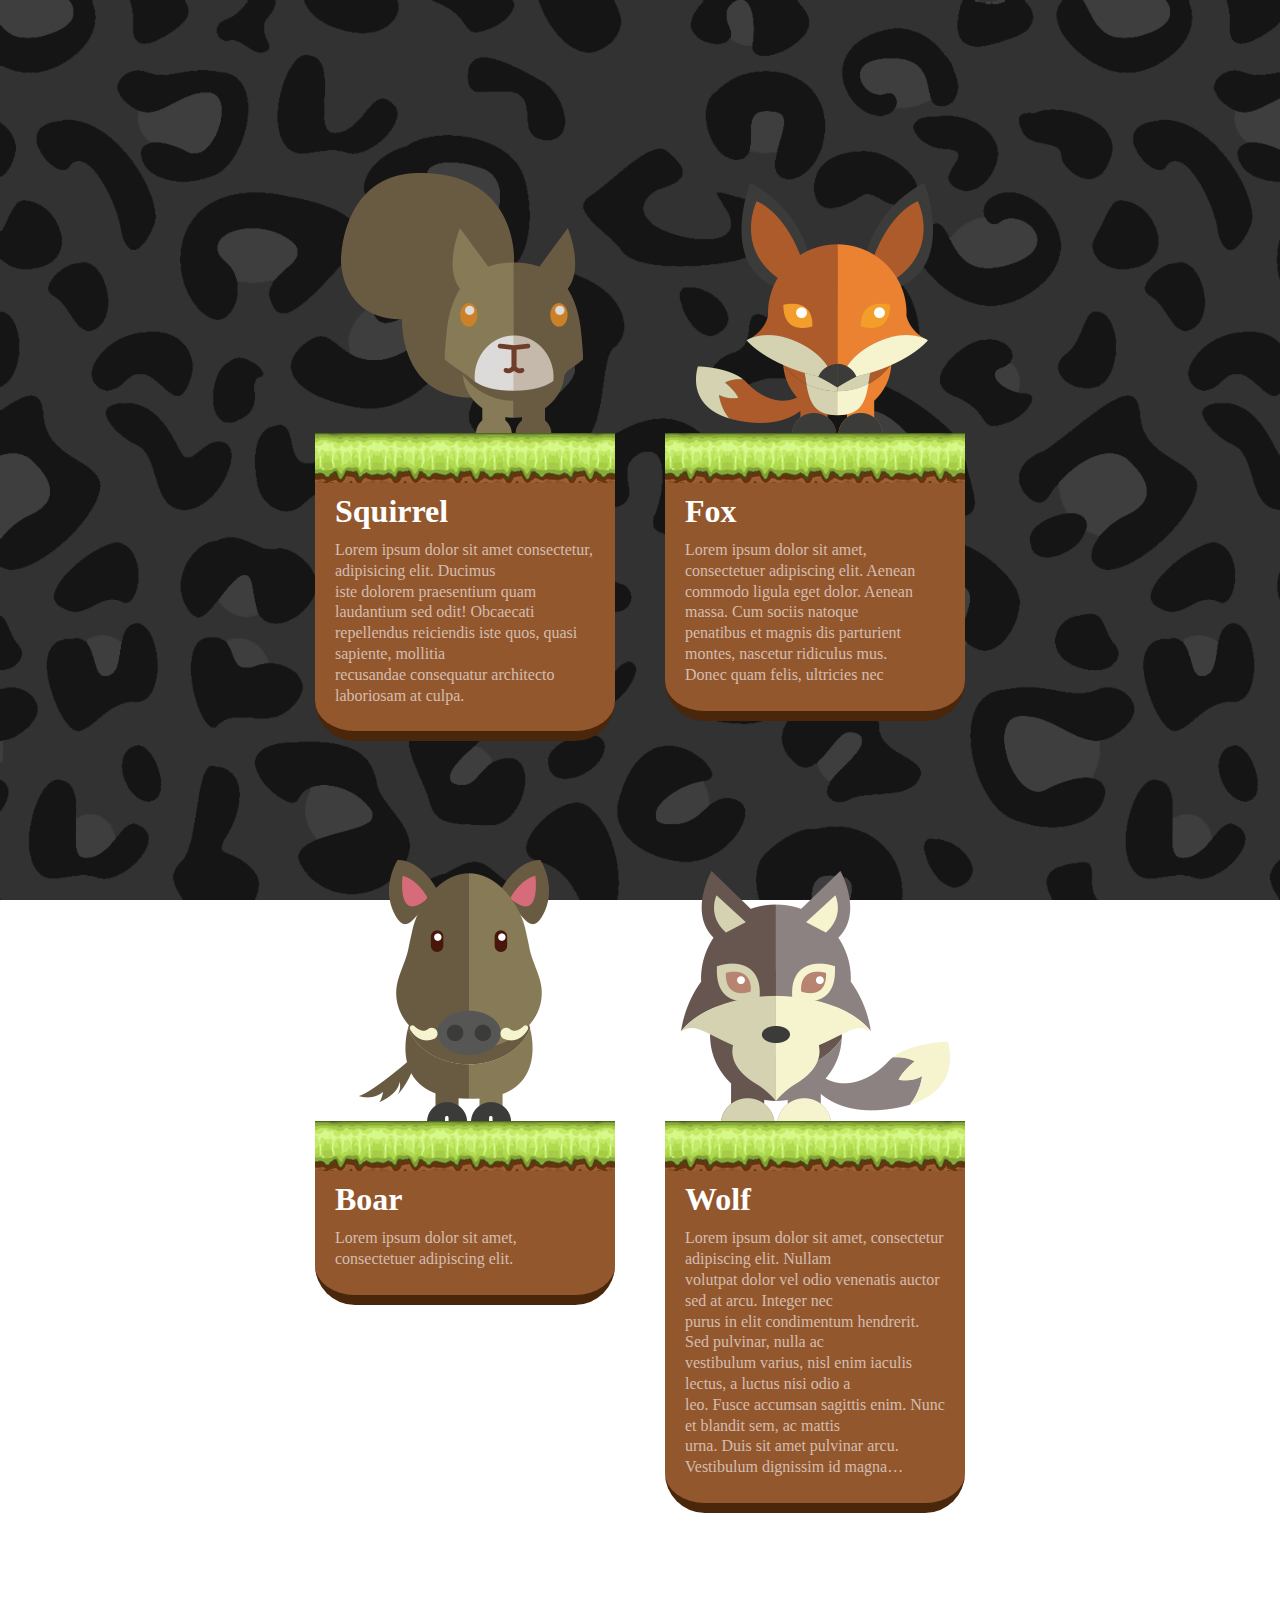
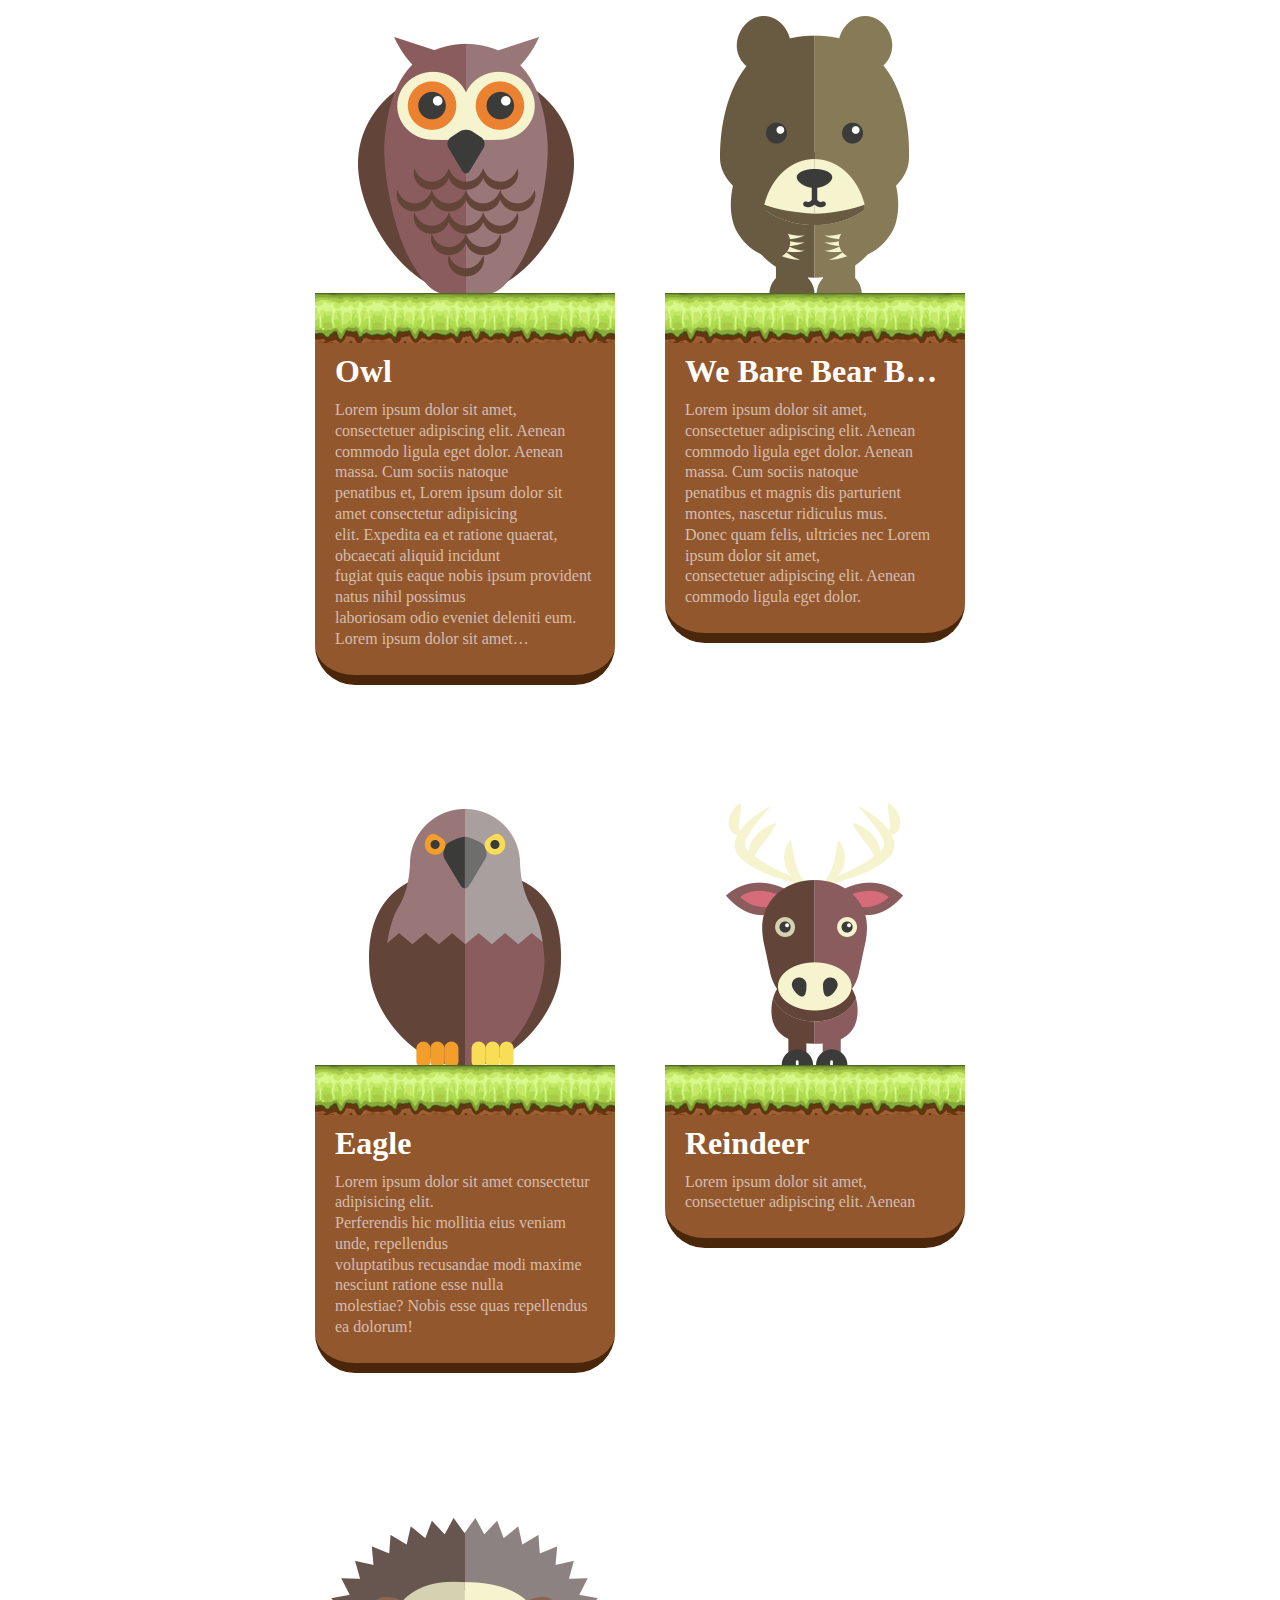
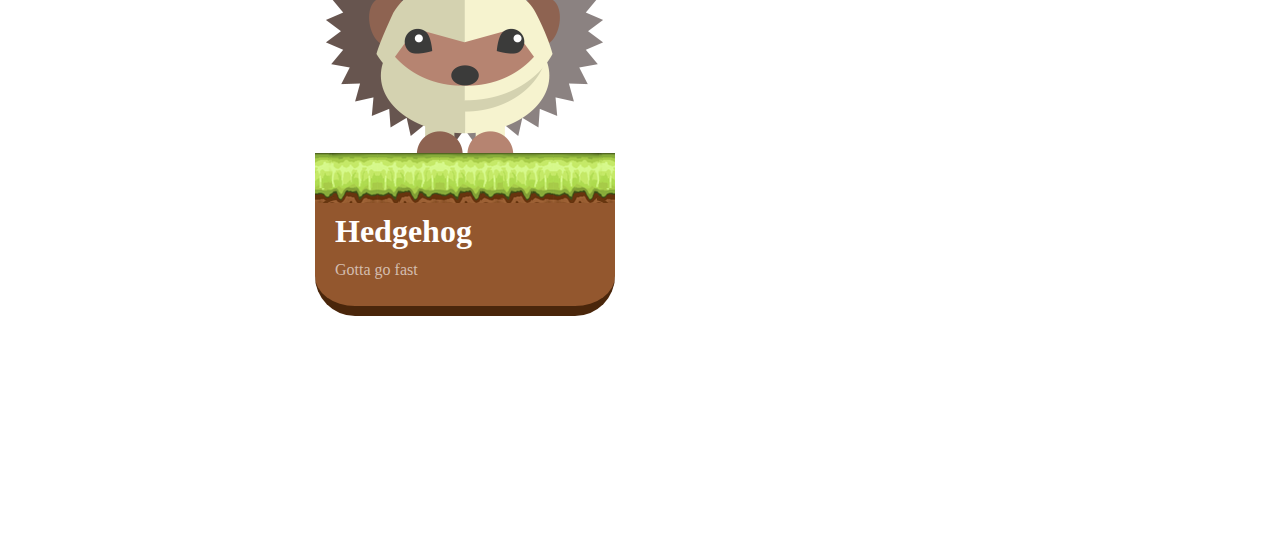
<file: [수정][수정]JC.forest_zoo grid 유지보수 - 이지운/index.html>
<!DOCTYPE html>
<html>
  <head>
    <meta charset="UTF-8" />
    <title>Forest Zoo</title>
    <link rel="stylesheet" href="style.css" />
  </head>
  <body>
    <ul class="row">
      
      <li class="col">
        <div class="header">
          <img class="animal" src="images/animal01.png" />
          <img grass src="images/green.png" />
        </div>
        <div class="box">
          <h2>Squirrel</h2>
          <p>Lorem ipsum dolor sit amet consectetur, adipisicing elit. Ducimus
            iste dolorem praesentium quam laudantium sed odit! Obcaecati
            repellendus reiciendis iste quos, quasi sapiente, mollitia
            recusandae consequatur architecto laboriosam at culpa.</p>
        </div>
      </li>
      <li class="col">
        <div class="header">
          <img
            class="animal"
            src="images/animal07.png"
            title="But What Does The Fox Say?"
          />
          <img grass src="images/green.png" />
        </div>
        <div class="box">
          <h2>Fox</h2>
          <p>Lorem ipsum dolor sit amet, consectetuer adipiscing elit. Aenean
            commodo ligula eget dolor. Aenean massa. Cum sociis natoque
            penatibus et magnis dis parturient montes, nascetur ridiculus mus.
            Donec quam felis, ultricies nec</p>
        </div>
      </li>  
      <li class="col">
        <div class="header">
          <img class="animal" src="images/animal02.png" />
          <img src="images/green.png" />
        </div>
        <div class="box">
          <h2>Boar</h2>
          <p>Lorem ipsum dolor sit amet, consectetuer adipiscing elit.</p>
        </div>
      </li>
      <li class="col">
        <div class="header">
          <img class="animal" fox src="images/animal03.png" />
          <img src="images/green.png" />
        </div>
        <div class="box">
          <h2>Wolf</h2>
          <p>Lorem ipsum dolor sit amet, consectetur adipiscing elit. Nullam
            volutpat dolor vel odio venenatis auctor sed at arcu. Integer nec
            purus in elit condimentum hendrerit. Sed pulvinar, nulla ac
            vestibulum varius, nisl enim iaculis lectus, a luctus nisi odio a
            leo. Fusce accumsan sagittis enim. Nunc et blandit sem, ac mattis
            urna. Duis sit amet pulvinar arcu. Vestibulum dignissim id magna
            sed pharetra. Proin aliquet a felis ut varius. Quisque consectetur
            tristique nulla nec ultricies. Vestibulum rhoncus pharetra enim, a
            finibus sapien condimentum vitae. Duis ex arcu, porta non felis
            at, hendrerit varius risus. Pellentesque sollicitudin nisi urna,
            vitae porttitor tortor mollis luctus. Sed et massa vel neque
            venenatis egestas id id ante. Maecenas ac purus iaculis,
            sollicitudin nunc a, gravida dolor. Maecenas eu gravida nisi.
            Maecenas posuere nibh at velit varius lacinia. Suspendisse
            potenti. Donec sollicitudin, lacus id accumsan cursus, urna elit
            tristique magna, sit amet laoreet tellus arcu eget nisi. Phasellus
            bibendum imperdiet vestibulum. Sed egestas justo quam, in blandit
            mauris mollis vel. Nulla tincidunt lacus ut mauris mollis, non
            rutrum quam congue. Suspendisse in ipsum ut velit elementum
            laoreet. Suspendisse convallis dignissim pulvinar. In quis
            venenatis dui. Suspendisse vehicula</p>
        </div>
      </li>
      <li class="col">
        <div class="header">
          <img class="animal" src="images/animal04.png" />
          <img src="images/green.png" />
        </div>
        <div class="box">
          <h2>Owl</h2>
          <p>Lorem ipsum dolor sit amet, consectetuer adipiscing elit. Aenean
            commodo ligula eget dolor. Aenean massa. Cum sociis natoque
            penatibus et, Lorem ipsum dolor sit amet consectetur adipisicing
            elit. Expedita ea et ratione quaerat, obcaecati aliquid incidunt
            fugiat quis eaque nobis ipsum provident natus nihil possimus
            laboriosam odio eveniet deleniti eum. Lorem ipsum dolor sit amet
            consectetur adipisicing elit. Ullam, repellendus omnis ad earum
            dolorum accusamus dignissimos dolore, magnam perferendis
            laudantium ipsam reprehenderit voluptates ab quod voluptatibus
            enim a et culpa.</p>
        </div>
      </li>
      <li class="col">
        <div class="header">
          <img class="animal" src="images/animal05.png" />
          <img src="images/green.png" />
        </div>
        <div class="box">
          <h2>We Bare Bear Bear and Bear</h2>
          <p>Lorem ipsum dolor sit amet, consectetuer adipiscing elit. Aenean
            commodo ligula eget dolor. Aenean massa. Cum sociis natoque
            penatibus et magnis dis parturient montes, nascetur ridiculus mus.
            Donec quam felis, ultricies nec Lorem ipsum dolor sit amet,
            consectetuer adipiscing elit. Aenean commodo ligula eget dolor.</p>
        </div>
      </li>
      <li class="col">
        <div class="header">
          <img class="animal" src="images/animal06.png" />
          <img src="images/green.png" />
        </div>
        <div class="box">
          <h2>Eagle</h2>
          <p>Lorem ipsum dolor sit amet consectetur adipisicing elit.
            Perferendis hic mollitia eius veniam unde, repellendus
            voluptatibus recusandae modi maxime nesciunt ratione esse nulla
            molestiae? Nobis esse quas repellendus ea dolorum!</p>
        </div>
      </li>
      <li class="col">
        <div class="header">
          <img class="animal" src="images/animal08.png" />
          <img src="images/green.png" />
        </div>
        <div class="box">
          <h2>Reindeer</h2>
          <p>Lorem ipsum dolor sit amet, consectetuer adipiscing elit. Aenean</p>
        </div>
      </li>
      <li class="col">
        <div class="header">
          <img class="animal" src="images/animal09.png" />
          <img src="images/green.png" />
        </div>
        <div class="box">
          <h2>Hedgehog</h2>
          <p>Gotta go fast</p>
        </div>
      </li>
    </ul>
  </body>
</html>
</file>
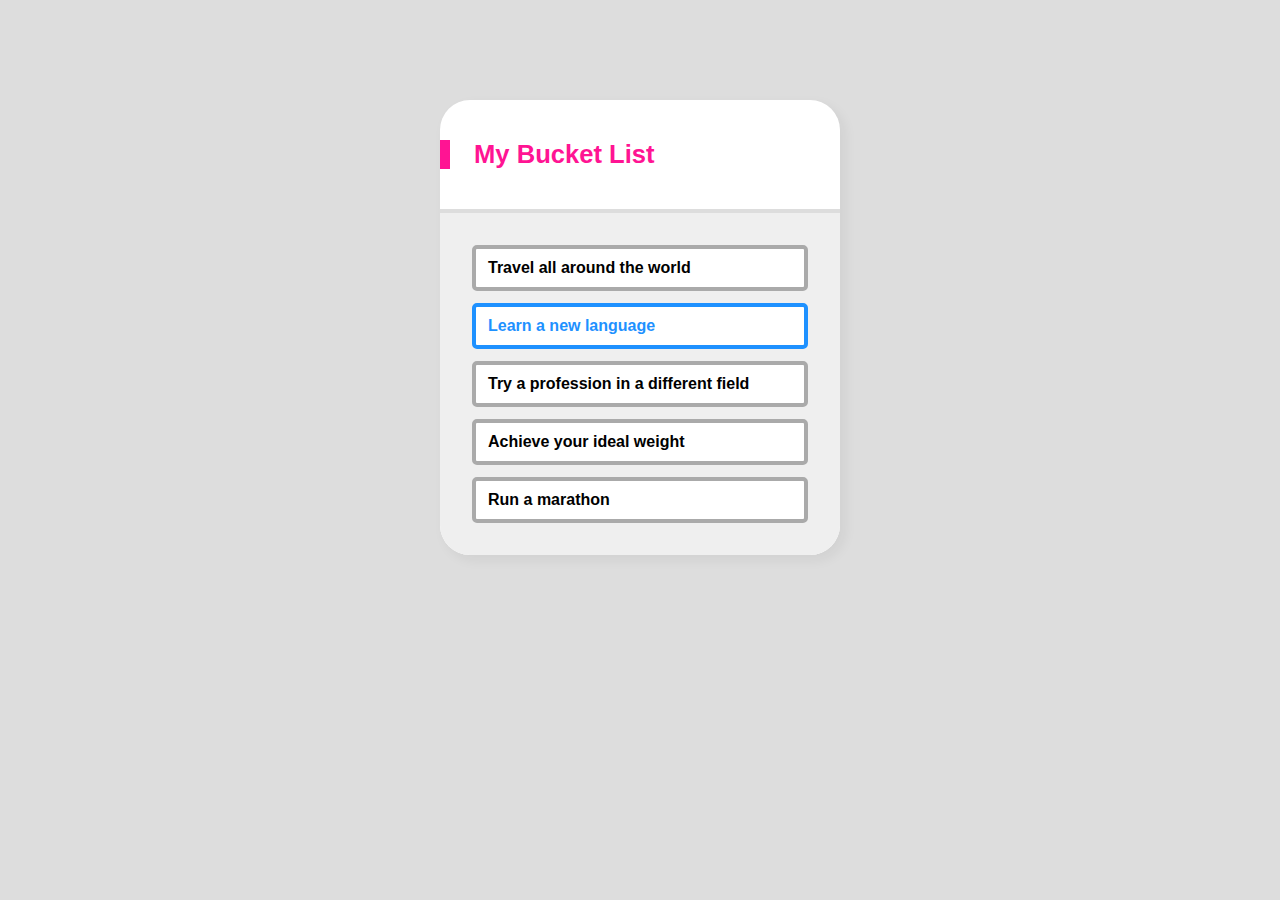
<file: bucketlist/index.html>
<!DOCTYPE html>
<html>
  <head>
      <title>My Bucket Lists</title>
      <link rel="stylesheet" href="style.css">
  </head>
  <body class="preload">
    <div class="wrapper">
      <div class="header">
        <h1>My Bucket List</h1>
      </div>
      <div class="bucketlist">
        <label class="list">
          <input type="checkbox"></input>
          <span>Travel all around the world</span>
        </label>
        <label class="list">
          <input type="checkbox" checked></input>
          <span>Learn a new language</span>
        </label>
        <label class="list">
          <input type="checkbox"></input>
          <span>Try a profession in a different field</span>
        </label>
        <label class="list">
          <input type="checkbox"></input>
          <span>Achieve your ideal weight</span>
        </label>
        <label class="list">
          <input type="checkbox"></input>
          <span>Run a marathon</span>
        </label>
      </div>
    </div>
  </body>
</html>
</file>
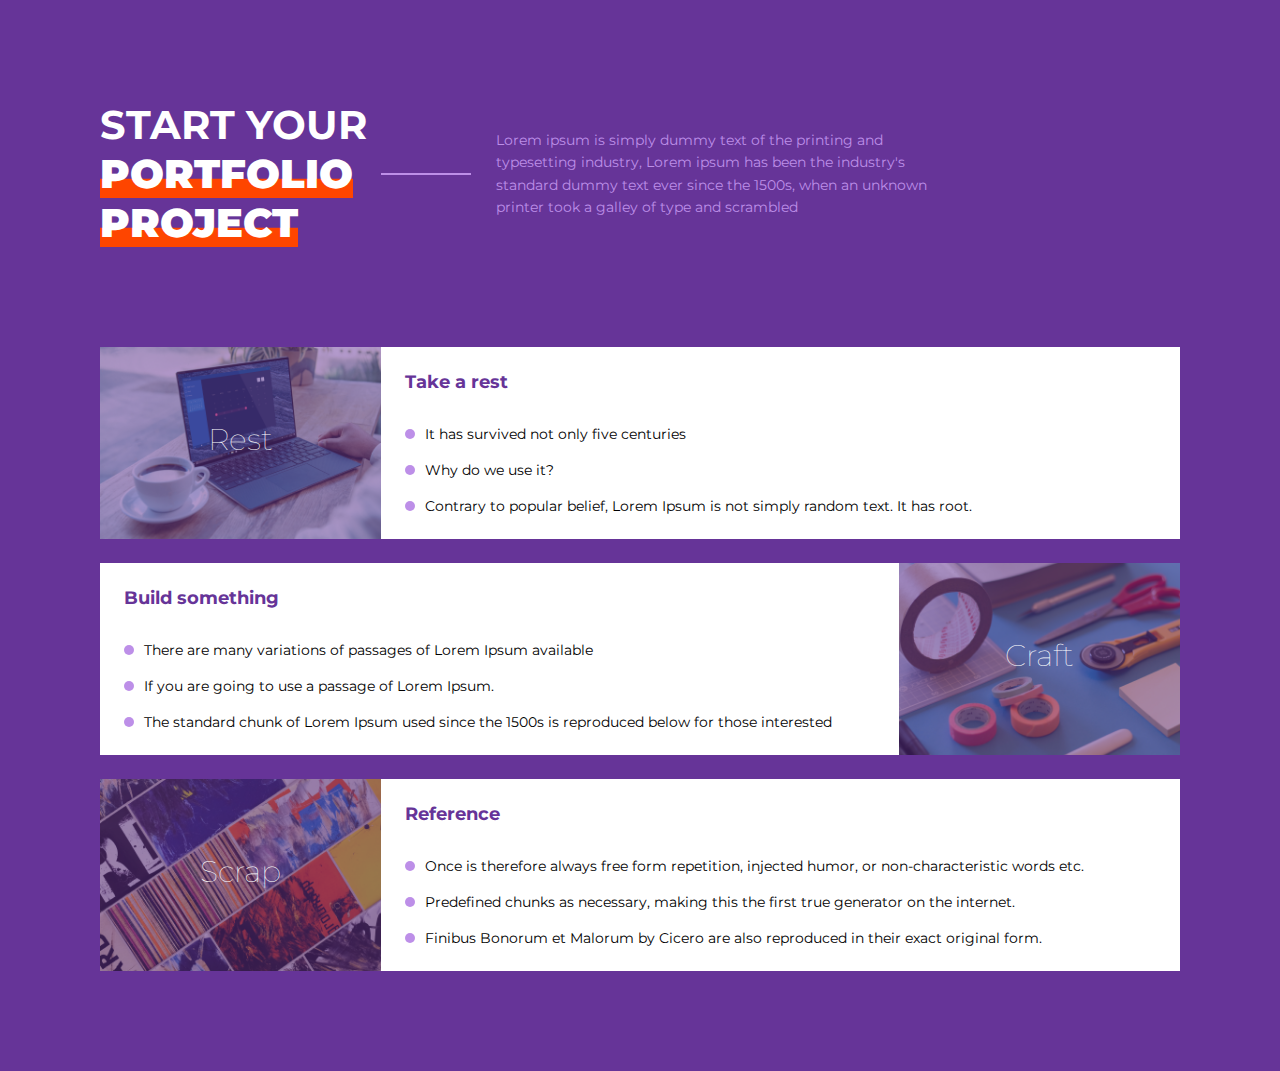
<file: zigzag/index.html>
<!DOCTYPE html>
<html>
	<head>
		<link rel="preconnect" href="https://fonts.googleapis.com">
		<link rel="preconnect" href="https://fonts.gstatic.com" crossorigin>
		<title>START YOUR PORTFOLIO PROJECT</title>
		<link href="https://fonts.googleapis.com/css2?family=Montserrat:wght@500;700&display=swap" rel="stylesheet">		
		<link rel="stylesheet" href="style.css">
	</head>
	<body>
		<div class="container"></div>
			<section>
				<header>
					<h1>START YOUR <strong>PORTFOLIO PROJECT</strong></h1>
					<p>Lorem ipsum is simply dummy text of the printing and typesetting industry, Lorem ipsum has been the industry's standard dummy text ever since the 1500s, when an unknown printer took a galley of type and scrambled</p>
				</header>
				<div class="content">
					<article>
						<h2>Rest</h2>
						<img src="./images/photo01.png" alt="">
						<ul class="title">
							<h3>Take a rest</h3>
							<li>It has survived not only five centuries</li>
							<li>Why do we use it?</li>
							<li>Contrary to popular belief, Lorem Ipsum is not simply random text. It has root.</li>
						</ul>
					</article>
					<article>
						<h2>Craft</h2>
						<img src="./images/photo02.png" alt="">
						<ul class="title">
							<h3>Build something</h3>
							<li>There are many variations of passages of Lorem Ipsum available</li>
							<li>If you are going to use a passage of Lorem Ipsum.</li>
							<li>The standard chunk of Lorem Ipsum used since the 1500s is reproduced below for those interested</li>
						</ul>
					</article>
					<article>
						<h2>Scrap</h2>
						<img src="./images/photo03.png" alt="">
						<ul class="title">
							<h3>Reference</h3>
							<li>Once is therefore always free form repetition, injected humor, or non-characteristic words etc.</li>
							<li>Predefined chunks as necessary, making this the first true generator on the internet.</li>
							<li>Finibus Bonorum et Malorum by Cicero are also reproduced in their exact original form.</li>
						</ul>
					</article>
				</div>
			</section>
	</body>
</html>
</file>
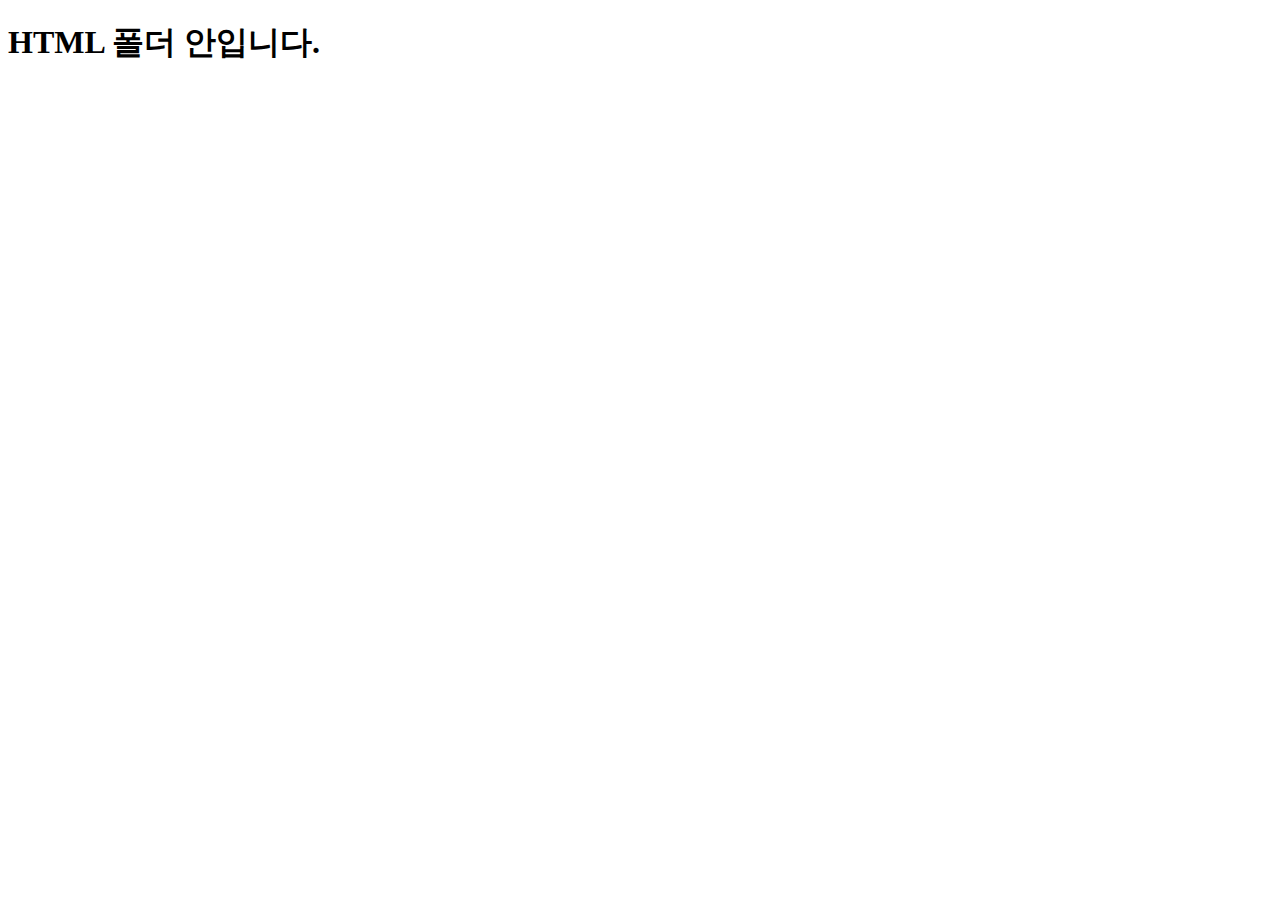
<file: FE3/HTML/index.html>
<!DOCTYPE html>
<html lang="en">
<head>
    <meta charset="UTF-8">
    <meta http-equiv="X-UA-Compatible" content="IE=edge">
    <meta name="viewport" content="width=device-width, initial-scale=1.0">
    <title>Document</title>
</head>
<body>
    <h1>HTML 폴더 안입니다. </h1>
</body>
</html>
</file>
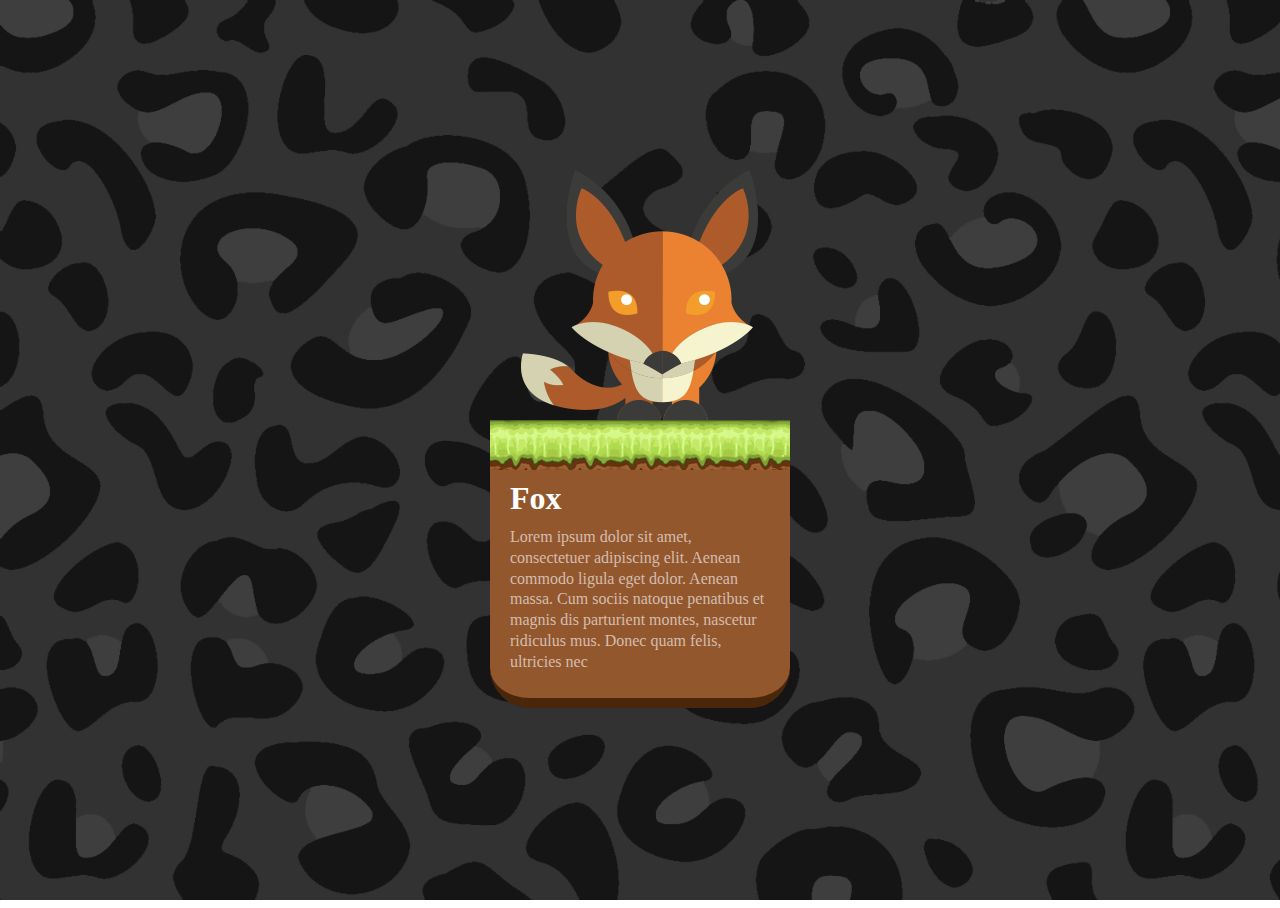
<file: 이지운_animals/이지운_animals/index.html>
<!DOCTYPE html>
<html>
   <head>
      <meta charset="UTF-8">
      <title>Forest Zoo</title>
      <link rel="stylesheet" href="style.css">
   </head>
   <body>
      <ul class="row">
         <li class="col">
            <div class="header">
               <img class="animal" src="./images/animal07.png">
               <img grass src="./images/green.png">
            </div>
            <div class="box">
               <h2>Fox</h2>   
               <p>Lorem ipsum dolor sit amet, consectetuer adipiscing elit. Aenean commodo ligula eget dolor. Aenean massa. Cum sociis natoque penatibus et magnis dis parturient montes, nascetur ridiculus mus. Donec quam felis, ultricies nec
               </p>
            </div>  
         </li>
      </ul>
   </body>
</html>
</file>
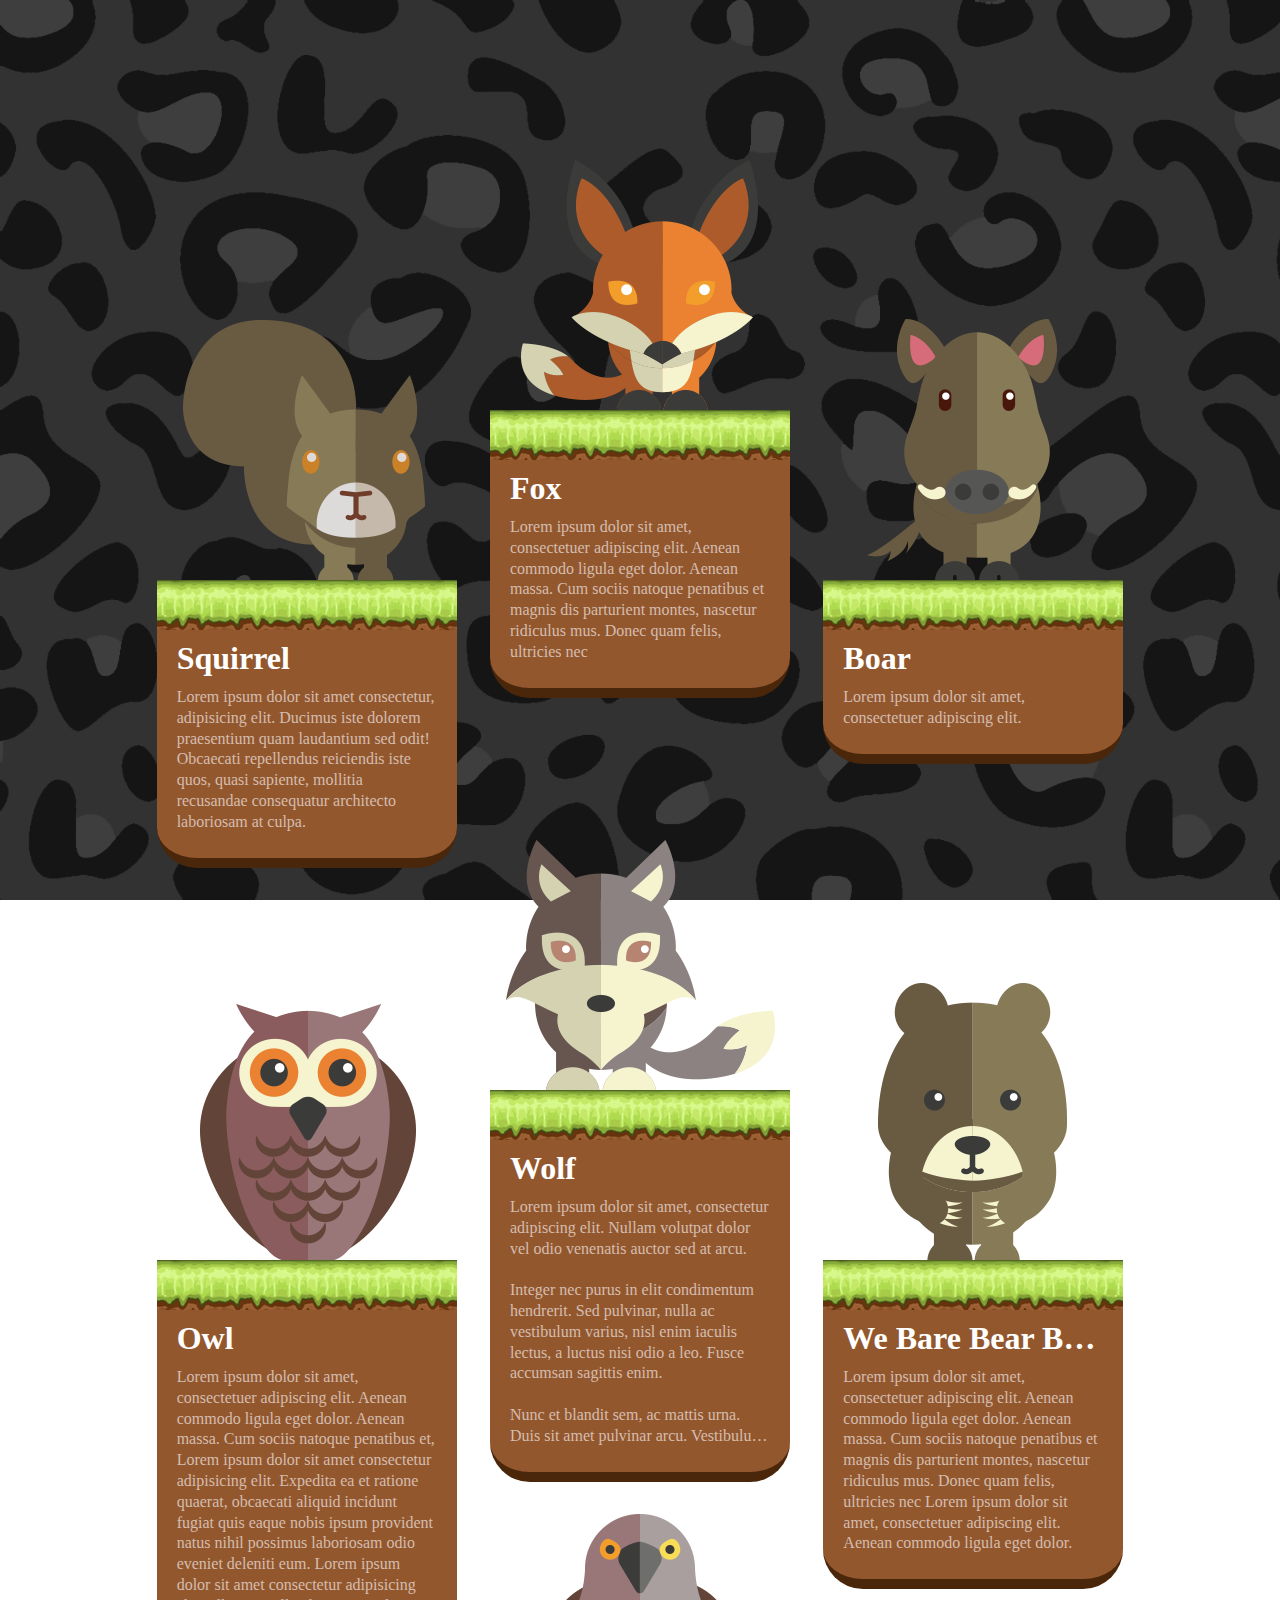
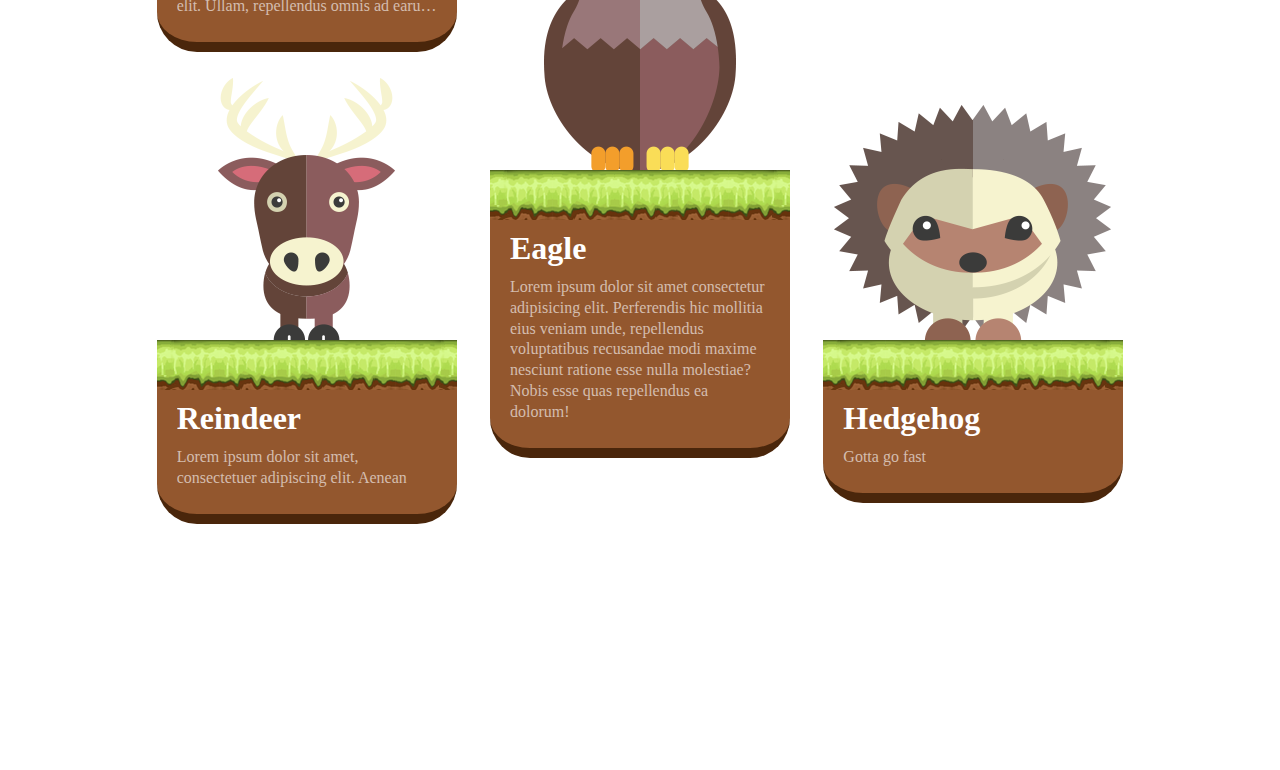
<file: 이지운_animals/이지운_유지보수_animals/index.html>
<!DOCTYPE html>
<html>
   <head>
      <meta charset="UTF-8">
      <title>Forest Zoo</title>
      <link rel="stylesheet" href="style.css">
   </head>
   <body>
      <div class="wrapper">
         <ul class="top"></ul>
         <ul class="row">
            <li class="col">
               <header>
                  <img class="animal" src="./images/animal07.png" title="But What Does The Fox Say?">
                  <img grass src="./images/green.png">
               </header>
               <div class="box">
                  <h2>Fox</h2>   
                  <p>Lorem ipsum dolor sit amet, consectetuer adipiscing elit. Aenean commodo ligula eget dolor. Aenean massa. Cum sociis natoque penatibus et magnis dis parturient montes, nascetur ridiculus mus. Donec quam felis, ultricies nec
                  </p>
               </div>  
            </li>
         </ul>
         <ul class="top"></ul>
         
         <ul class="row">
            <li class="col">
               <header>
                  <img class="animal" src="./images/animal01.png">
                  <img grass src="./images/green.png">
               </header>
               <div class="box">
                  <h2>Squirrel</h2>   
                  <p>Lorem ipsum dolor sit amet consectetur, adipisicing elit. Ducimus iste dolorem praesentium quam laudantium sed odit! Obcaecati repellendus reiciendis iste quos, quasi sapiente, mollitia recusandae consequatur architecto laboriosam at culpa.
                  </p>
               </div>  
            </li>
         </ul>
         <ul class="row">
            <li class="col">
               <header>
                  <img class="animal" src="./images/animal02.png">
                  <img src="./images/green.png">
               </header>
               <div class="box">
                  <h2>Boar</h2>   
                  <p>Lorem ipsum dolor sit amet, consectetuer adipiscing elit. 
                  </p>
               </div>  
            </li>
         </ul>
         <ul class="row">
            <li class="col">
               <header>
                  <img class="animal" fox src="./images/animal03.png">
                  <img src="./images/green.png">
               </header>
               <div class="box">
                  <h2>Wolf</h2>   
                  <p>Lorem ipsum dolor sit amet, consectetur adipiscing elit. Nullam volutpat dolor vel odio venenatis auctor sed at arcu. 
                     
                  Integer nec purus in elit condimentum hendrerit. Sed pulvinar, nulla ac vestibulum varius, nisl enim iaculis lectus, a luctus nisi odio a leo. Fusce accumsan sagittis enim. 
                  
                  Nunc et blandit sem, ac mattis urna. Duis sit amet pulvinar arcu. Vestibulum dignissim id magna sed pharetra. Proin aliquet a felis ut varius. Quisque consectetur tristique nulla nec ultricies. Vestibulum rhoncus pharetra enim, a finibus sapien condimentum vitae. Duis ex arcu, porta non felis at, hendrerit varius risus. Pellentesque sollicitudin nisi urna, vitae porttitor tortor mollis luctus. Sed et massa vel neque venenatis egestas id id ante. Maecenas ac purus iaculis, sollicitudin nunc a, gravida dolor. Maecenas eu gravida nisi. Maecenas posuere nibh at velit varius lacinia. Suspendisse potenti. Donec sollicitudin, lacus id accumsan cursus, urna elit tristique magna, sit amet laoreet tellus arcu eget nisi. Phasellus bibendum imperdiet vestibulum. Sed egestas justo quam, in blandit mauris mollis vel. Nulla tincidunt lacus ut mauris mollis, non rutrum quam congue. Suspendisse in ipsum ut velit elementum laoreet. Suspendisse convallis dignissim pulvinar. In quis venenatis dui. Suspendisse vehicula 
                  </p>
               </div>  
            </li>
         </ul>
         <ul class="row">
            <li class="col">
               <header>
                  <img class="animal" src="./images/animal04.png">
                  <img src="./images/green.png">
               </header>
               <div class="box">
                  <h2>Owl</h2>   
                  <p>Lorem ipsum dolor sit amet, consectetuer adipiscing elit. Aenean commodo ligula eget dolor. Aenean massa. Cum sociis natoque penatibus et, Lorem ipsum dolor sit amet consectetur adipisicing elit. Expedita ea et ratione quaerat, obcaecati aliquid incidunt fugiat quis eaque nobis ipsum provident natus nihil possimus laboriosam odio eveniet deleniti eum. Lorem ipsum dolor sit amet consectetur adipisicing elit. Ullam, repellendus omnis ad earum dolorum accusamus dignissimos dolore, magnam perferendis laudantium ipsam reprehenderit voluptates ab quod voluptatibus enim a et culpa.
               </div>  
            </li>
         </ul>
         <ul class="row">
            <li class="col">
               <header>
                  <img class="animal" src="./images/animal05.png">
                  <img src="./images/green.png">
               </header>
               <div class="box">
                  <h2>We Bare Bear Bear and Bear</h2>   
                  <p>Lorem ipsum dolor sit amet, consectetuer adipiscing elit. Aenean commodo ligula eget dolor. Aenean massa. Cum sociis natoque penatibus et magnis dis parturient montes, nascetur ridiculus mus. Donec quam felis, ultricies nec Lorem ipsum dolor sit amet, consectetuer adipiscing elit. Aenean commodo ligula eget dolor.
                  </p>
               </div>  
            </li>
         </ul>
         <ul class="row">
            <li class="col">
               <header>
                  <img class="animal" src="./images/animal06.png">
                  <img src="./images/green.png">
               </header>
               <div class="box">
                  <h2>Eagle</h2>   
                  <p>Lorem ipsum dolor sit amet consectetur adipisicing elit. Perferendis hic mollitia eius veniam unde, repellendus voluptatibus recusandae modi maxime nesciunt ratione esse nulla molestiae? Nobis esse quas repellendus ea dolorum!
                  </p>
               </div>  
            </li>
         </ul>
         <ul class="row">
            <li class="col">
               <header>
                  <img class="animal" src="./images/animal08.png">
                  <img src="./images/green.png">
               </header>
               <div class="box">
                  <h2>Reindeer</h2>   
                  <p>Lorem ipsum dolor sit amet, consectetuer adipiscing elit. Aenean
                  </p>
               </div>  
            </li>
         </ul>
         <ul class="row">
            <li class="col">
               <header>
                  <img class="animal" src="./images/animal09.png">
                  <img src="./images/green.png">
               </header>
               <div class="box">
                  <h2>Hedgehog</h2>   
                  <p>Gotta go fast
                  </p>
               </div>  
            </li>
         </ul>
      </div>
   </body>
</html>
</file>
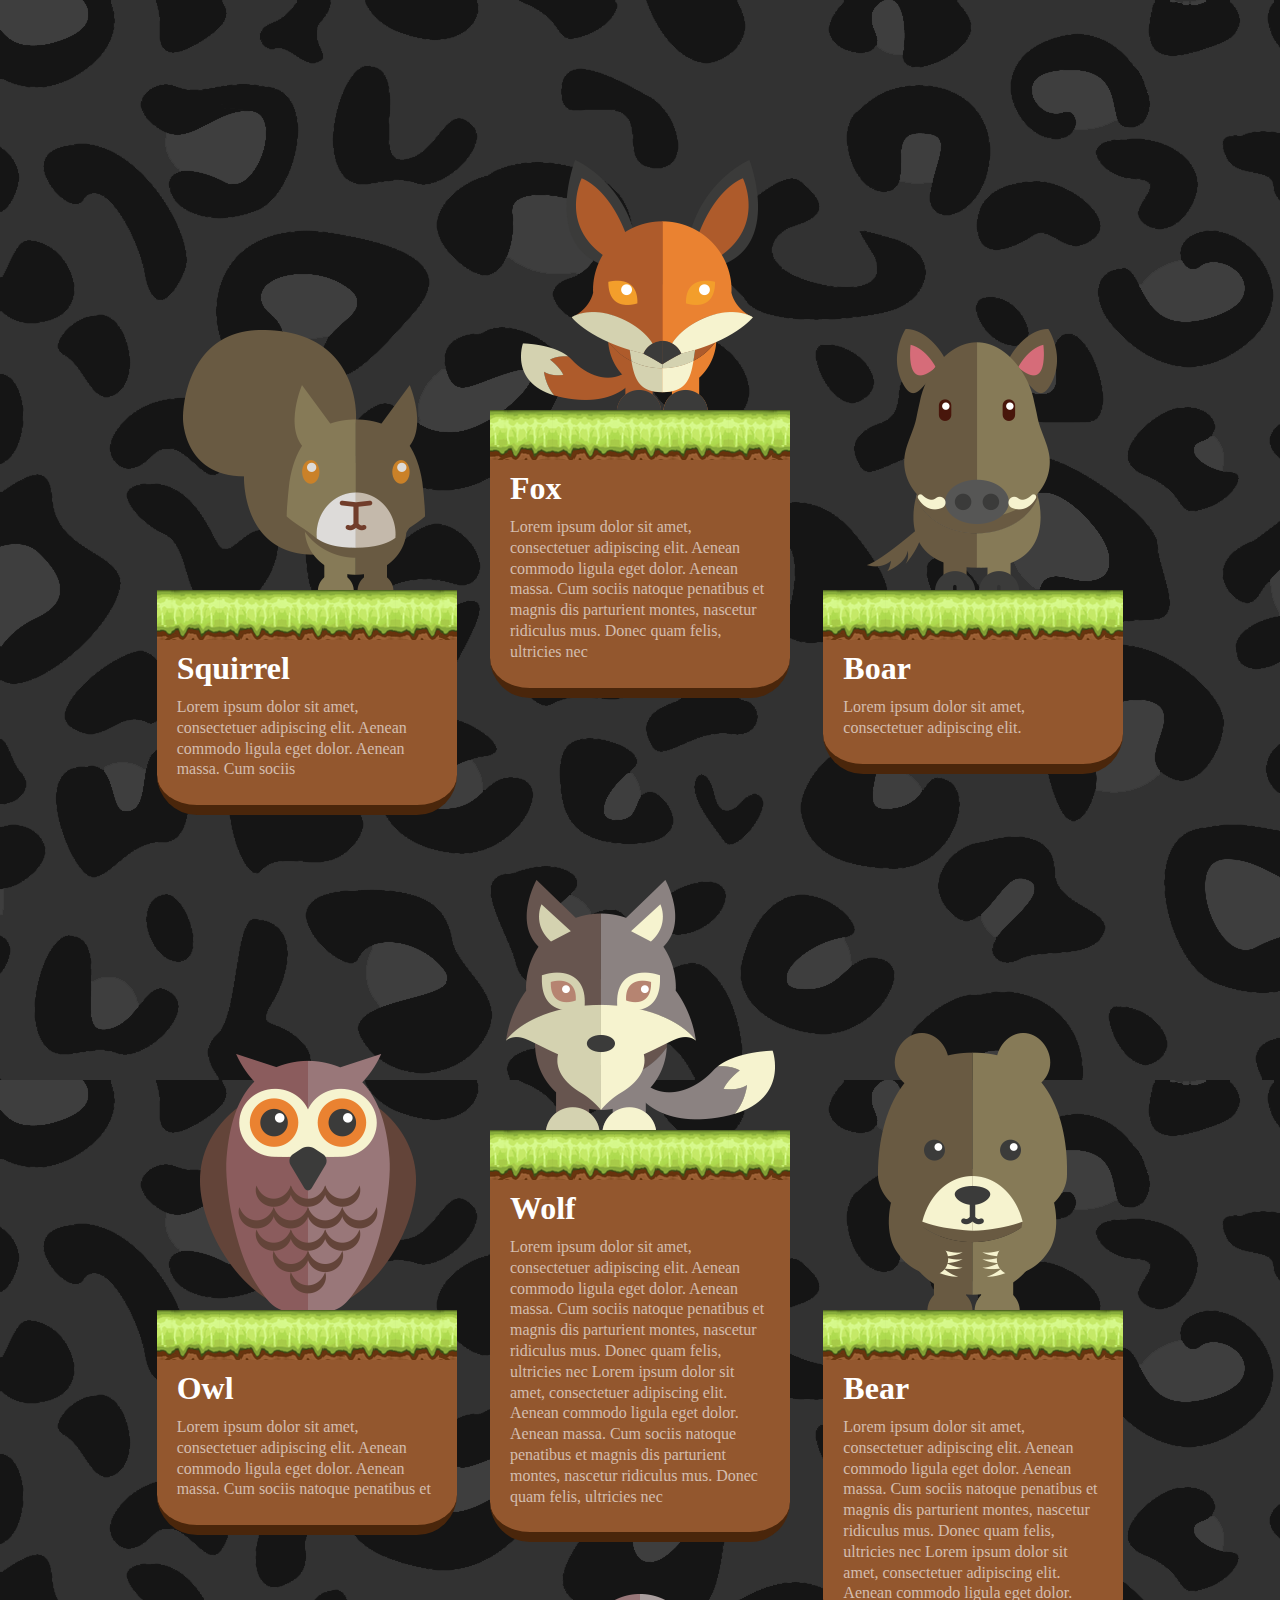
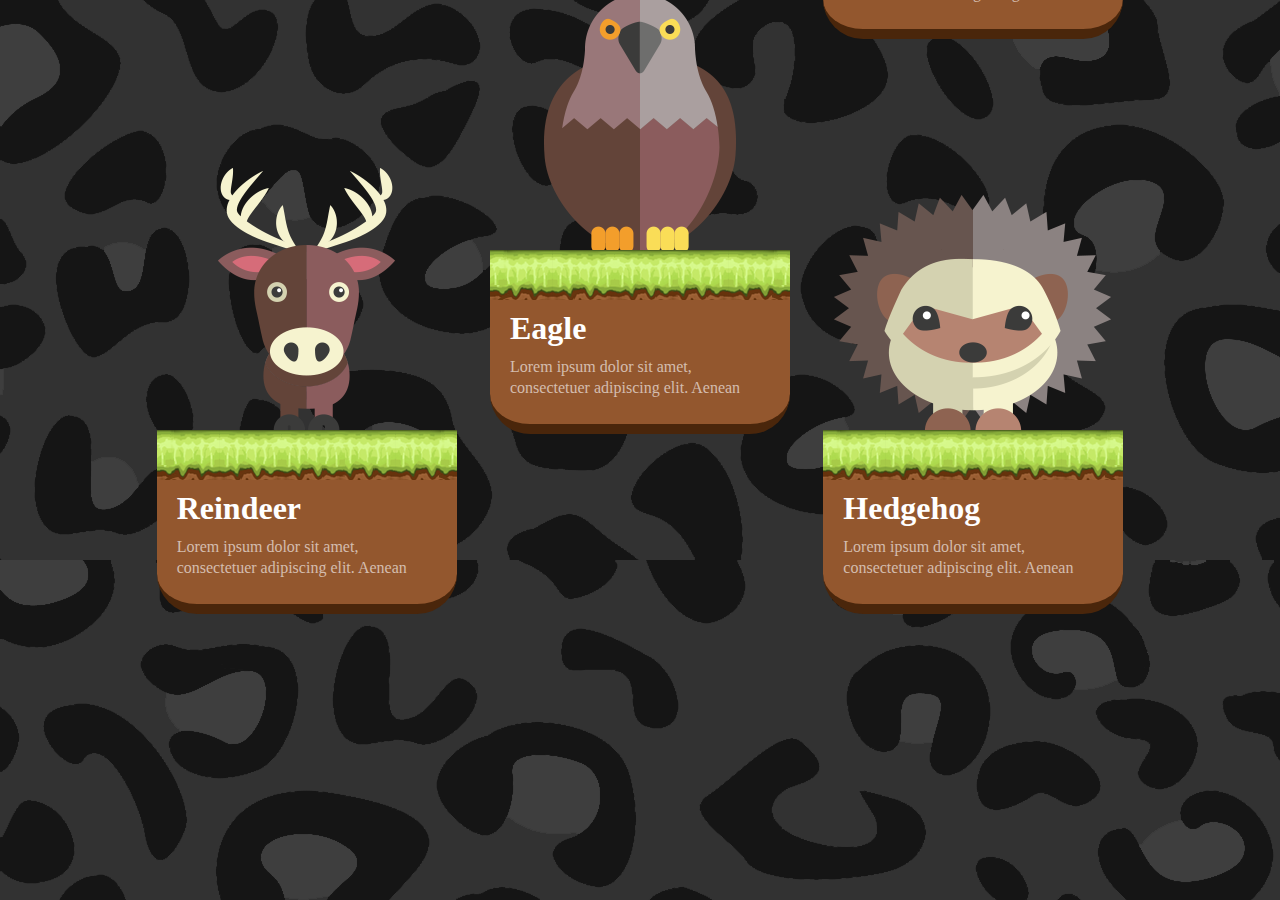
<file: JC.zoo.final/index final.html>
<!DOCTYPE html>
<html>
   <head>
      <meta charset="UTF-8">
      <title>Forest Zoo</title>
      <link rel="stylesheet" href="style final.css">
   </head>
   <body>
      <div class="wrapper">
         <ul class="top"></ul>
         <ul class="row">
            <li class="col">
               <header>
                  <img fox src="images/animal07.png">
                  <img src="images/green.png">
               </header>
               <div class="box">
                  <h2>Fox</h2>   
                  <p>Lorem ipsum dolor sit amet, consectetuer adipiscing elit. Aenean commodo ligula eget dolor. Aenean massa. Cum sociis natoque penatibus et magnis dis parturient montes, nascetur ridiculus mus. Donec quam felis, ultricies nec
                  </p>
               </div>  
            </li>
         </ul>
         <ul class="top"></ul>
         
         <ul class="row">
            <li class="col">
               <header>
                  <img fox src="images/animal01.png">
                  <img src="images/green.png">
               </header>
               <div class="box">
                  <h2>Squirrel</h2>   
                  <p>Lorem ipsum dolor sit amet, consectetuer adipiscing elit. Aenean commodo ligula eget dolor. Aenean massa. Cum sociis 
                  </p>
               </div>  
            </li>
         </ul>
         <ul class="row">
            <li class="col">
               <header>
                  <img fox src="images/animal02.png">
                  <img src="images/green.png">
               </header>
               <div class="box">
                  <h2>Boar</h2>   
                  <p>Lorem ipsum dolor sit amet, consectetuer adipiscing elit. 
                  </p>
               </div>  
            </li>
         </ul>
         <ul class="row">
            <li class="col">
               <header>
                  <img fox src="images/animal03.png">
                  <img src="images/green.png">
               </header>
               <div class="box">
                  <h2>Wolf</h2>   
                  <p>Lorem ipsum dolor sit amet, consectetuer adipiscing elit. Aenean commodo ligula eget dolor. Aenean massa. Cum sociis natoque penatibus et magnis dis parturient montes, nascetur ridiculus mus. Donec quam felis, ultricies nec Lorem ipsum dolor sit amet, consectetuer adipiscing elit. Aenean commodo ligula eget dolor. Aenean massa. Cum sociis natoque penatibus et magnis dis parturient montes, nascetur ridiculus mus. Donec quam felis, ultricies nec
                  </p>
               </div>  
            </li>
         </ul>
         <ul class="row">
            <li class="col">
               <header>
                  <img fox src="images/animal04.png">
                  <img src="images/green.png">
               </header>
               <div class="box">
                  <h2>Owl</h2>   
                  <p>Lorem ipsum dolor sit amet, consectetuer adipiscing elit. Aenean commodo ligula eget dolor. Aenean massa. Cum sociis natoque penatibus et
               </div>  
            </li>
         </ul>
         <ul class="row">
            <li class="col">
               <header>
                  <img fox src="images/animal05.png">
                  <img src="images/green.png">
               </header>
               <div class="box">
                  <h2>Bear</h2>   
                  <p>Lorem ipsum dolor sit amet, consectetuer adipiscing elit. Aenean commodo ligula eget dolor. Aenean massa. Cum sociis natoque penatibus et magnis dis parturient montes, nascetur ridiculus mus. Donec quam felis, ultricies nec Lorem ipsum dolor sit amet, consectetuer adipiscing elit. Aenean commodo ligula eget dolor.
                  </p>
               </div>  
            </li>
         </ul>
         <ul class="row">
            <li class="col">
               <header>
                  <img fox src="images/animal06.png">
                  <img src="images/green.png">
               </header>
               <div class="box">
                  <h2>Eagle</h2>   
                  <p>Lorem ipsum dolor sit amet, consectetuer adipiscing elit. Aenean
                  </p>
               </div>  
            </li>
         </ul>
         <ul class="row">
            <li class="col">
               <header>
                  <img fox src="images/animal08.png">
                  <img src="images/green.png">
               </header>
               <div class="box">
                  <h2>Reindeer</h2>   
                  <p>Lorem ipsum dolor sit amet, consectetuer adipiscing elit. Aenean
                  </p>
               </div>  
            </li>
         </ul>
         <ul class="row">
            <li class="col">
               <header>
                  <img fox src="images/animal09.png">
                  <img src="images/green.png">
               </header>
               <div class="box">
                  <h2>Hedgehog</h2>   
                  <p>Lorem ipsum dolor sit amet, consectetuer adipiscing elit. Aenean
                  </p>
               </div>  
            </li>
         </ul>
      </div>
   </body>
</html>
</file>
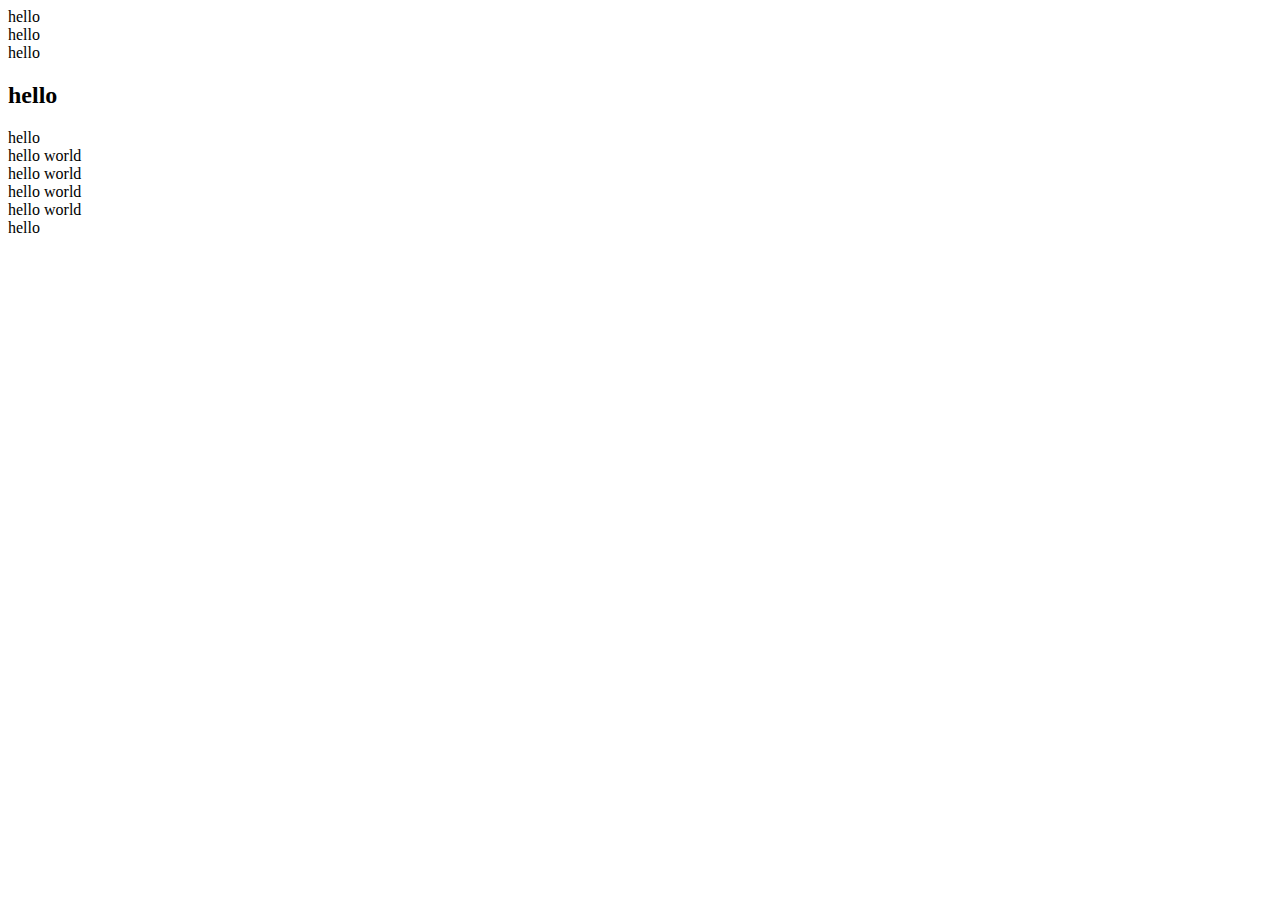
<file: FE3/HTML/002.html>
<!DOCTYPE html>
<html lang="en">
<head>
    <meta charset="UTF-8">
    <meta http-equiv="X-UA-Compatible" content="IE=edge">
    <meta name="viewport" content="width=device-width, initial-scale=1.0">
    <title>Document</title>
</head>
<body>
    <div>hello</div>
    <div>hello</div>
    <div>hello</div>
    <h2>hello</h2>
    <div>hello</div>
    <div>hello world</div>
    <div>hello world</div>
    <div>hello world</div>
    <div>hello world</div>
    <div>hello</div> 
    <!-- // 탭키 빠르게 div{hello}*10, 일괄수정하고 싶을 때 ctrl alt +방향키 위아래  -->
</body>
</html>
</file>
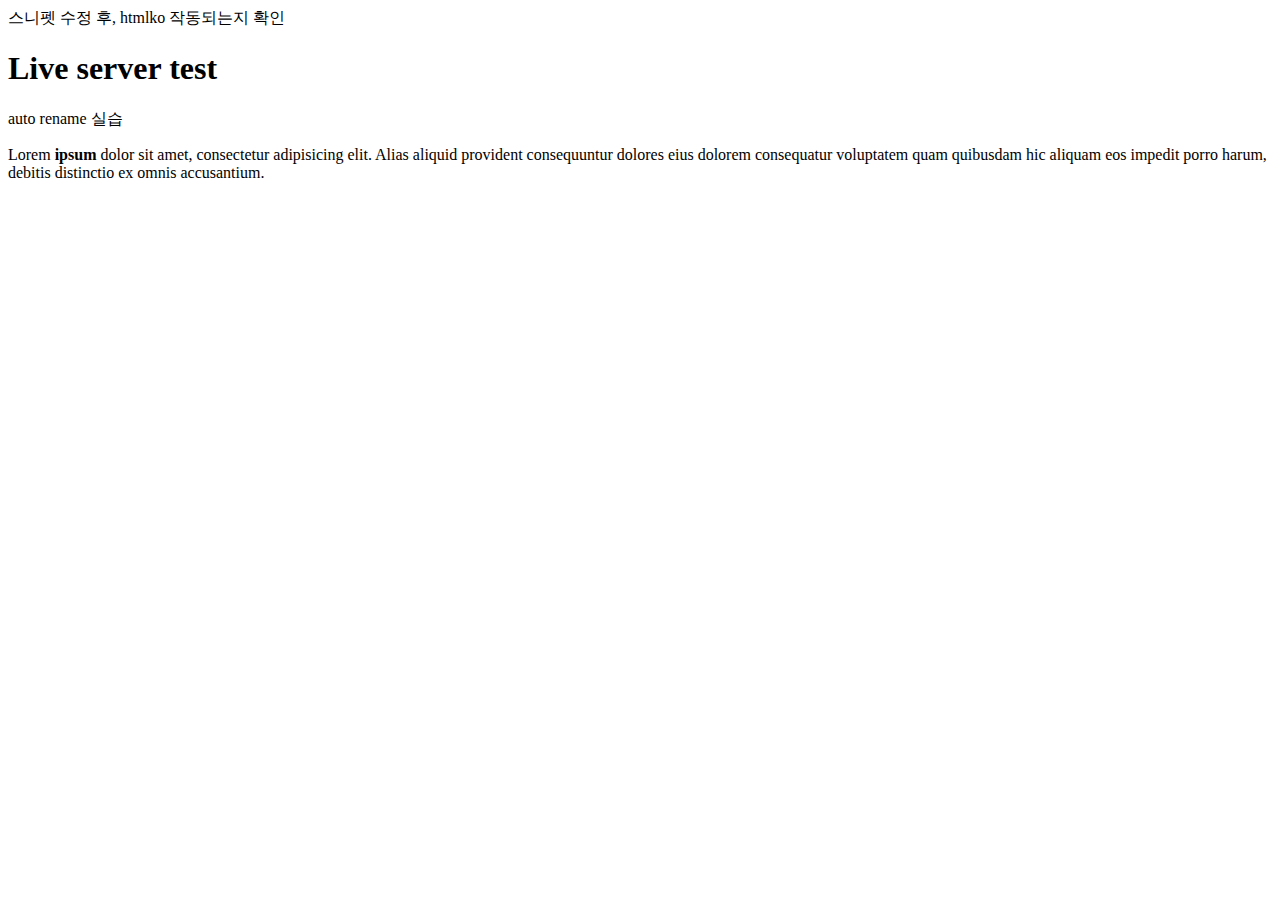
<file: FE3/HTML/003.html>
<!DOCTYPE html>
<html lang="ko">
<head>
    <meta charset="UTF-8">
    <meta http-equiv="X-UA-Compatible" content="IE=edge">
    <meta name="viewport" content="width=device-width, initial-scale=1.0">
    <title></title>
</head>
<body>
    스니펫 수정 후, htmlko 작동되는지 확인
    <h1>Live server test</h1>
    <p>auto rename 실습</p>
    <p>Lorem <strong>ipsum</strong> dolor sit amet, consectetur adipisicing elit. Alias aliquid provident consequuntur dolores eius dolorem consequatur voluptatem quam quibusdam hic aliquam eos impedit porro harum, debitis distinctio ex omnis accusantium.</p>
</body>

</html>
</file>
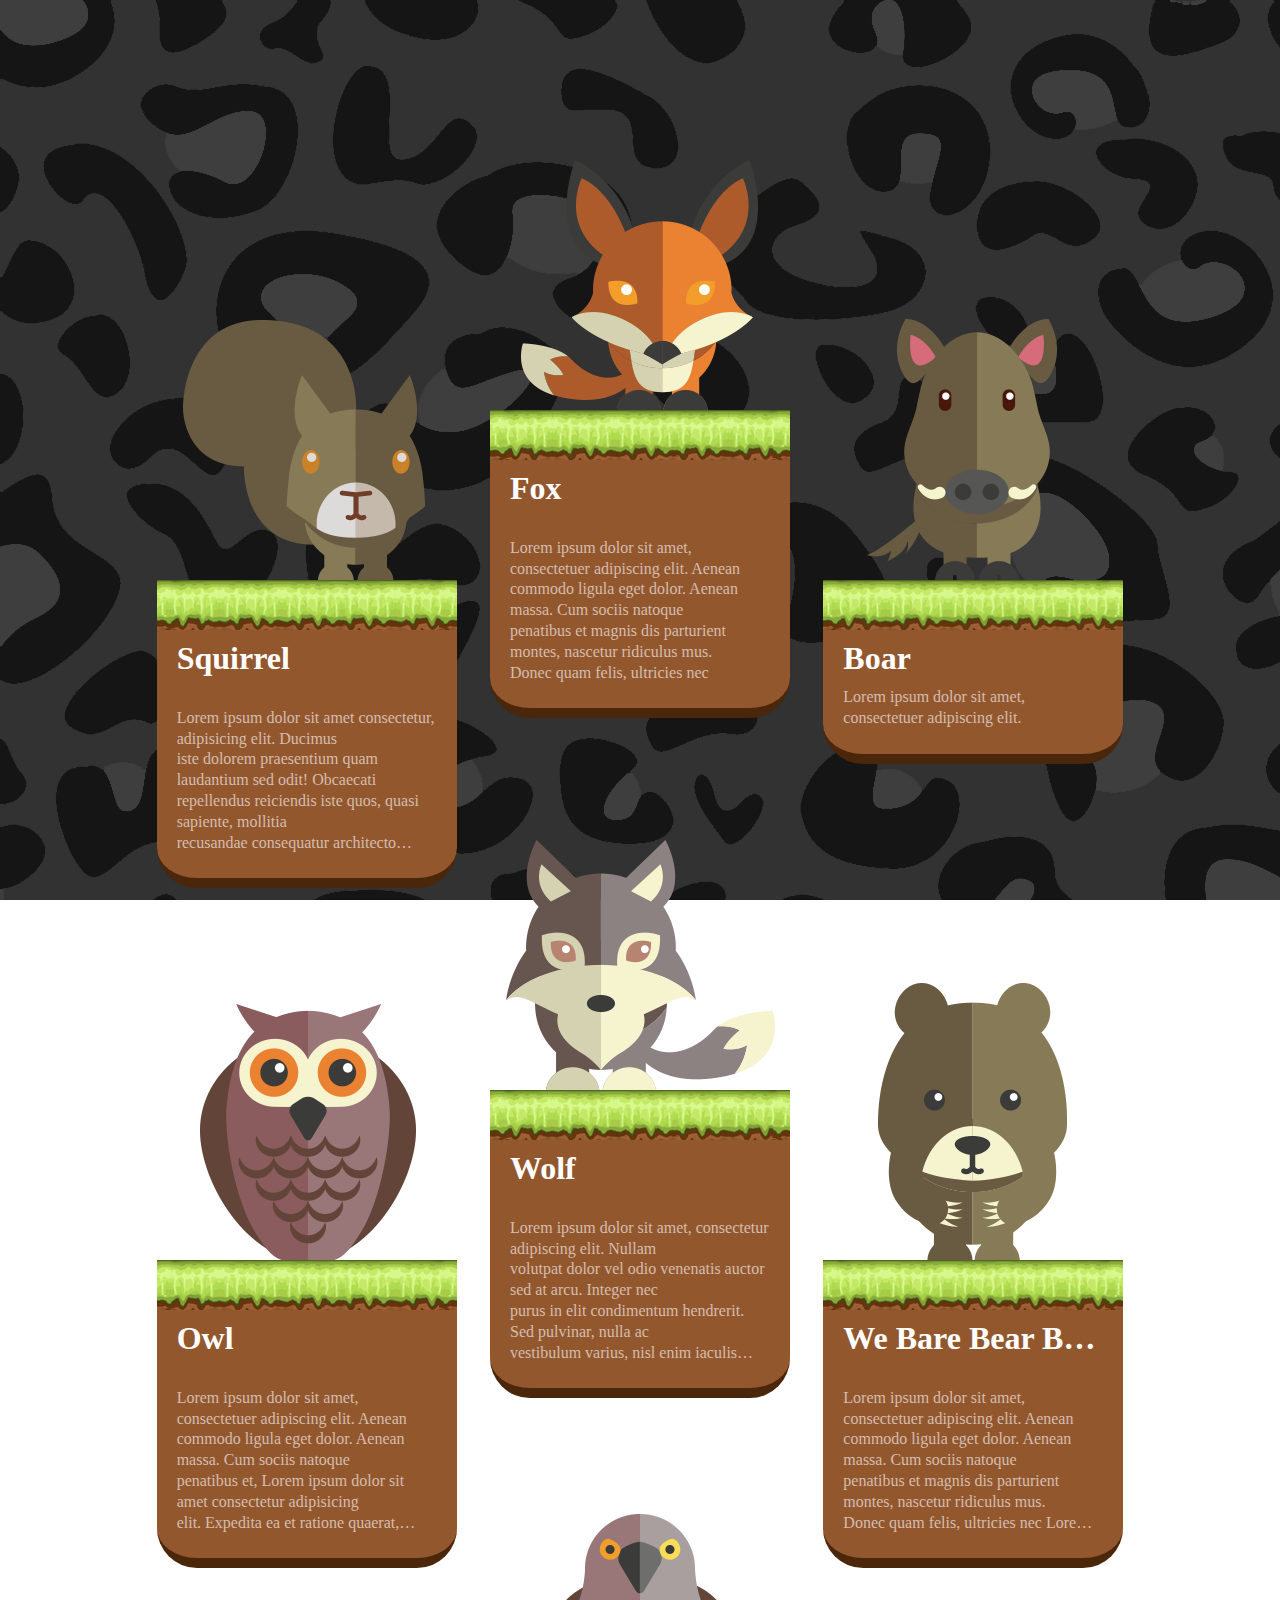
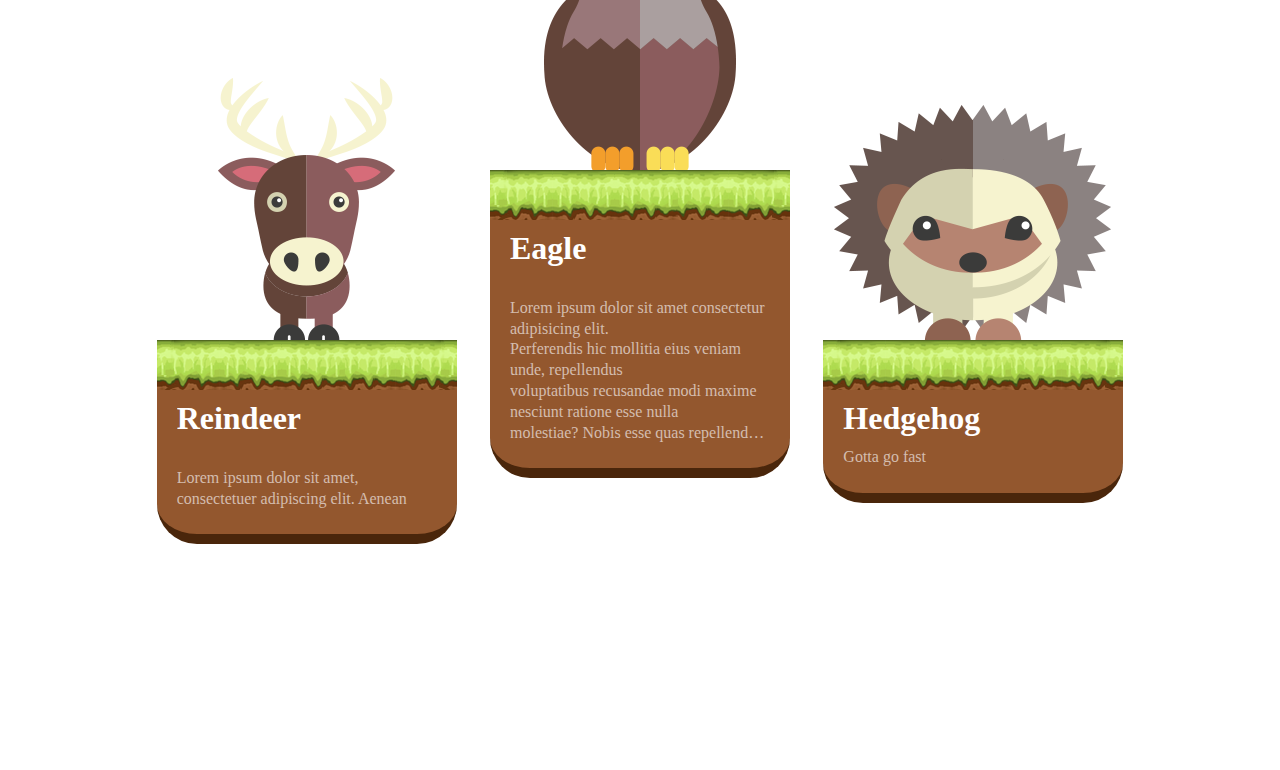
<file: JC.zoo.final/JC.forest_zoo 유지보수 - 이지운/index final.html>
<!DOCTYPE html>
<html>
  <head>
    <meta charset="UTF-8" />
    <title>Forest Zoo</title>
    <link rel="stylesheet" href="style final.css" />
  </head>
  <body>
    <div class="wrapper">
      <ul class="top"></ul>
      <ul class="row">
        <li class="col">
          <header>
            <img
              class="animal"
              src="images/animal07.png"
              title="But What Does The Fox Say?"
            />
            <img grass src="images/green.png" />
          </header>
          <div class="box">
            <h2>Fox</h2>
            <p>
              Lorem ipsum dolor sit amet, consectetuer adipiscing elit. Aenean
              commodo ligula eget dolor. Aenean massa. Cum sociis natoque
              penatibus et magnis dis parturient montes, nascetur ridiculus mus.
              Donec quam felis, ultricies nec
            </p>
          </div>
        </li>
      </ul>
      <ul class="top"></ul>

      <ul class="row">
        <li class="col">
          <header>
            <img class="animal" src="images/animal01.png" />
            <img grass src="images/green.png" />
          </header>
          <div class="box">
            <h2>Squirrel</h2>
            <p>
              Lorem ipsum dolor sit amet consectetur, adipisicing elit. Ducimus
              iste dolorem praesentium quam laudantium sed odit! Obcaecati
              repellendus reiciendis iste quos, quasi sapiente, mollitia
              recusandae consequatur architecto laboriosam at culpa.
            </p>
          </div>
        </li>
      </ul>
      <ul class="row">
        <li class="col">
          <header>
            <img class="animal" src="images/animal02.png" />
            <img src="images/green.png" />
          </header>
          <div class="box">
            <h2>Boar</h2>
            <p>Lorem ipsum dolor sit amet, consectetuer adipiscing elit.</p>
          </div>
        </li>
      </ul>
      <ul class="row">
        <li class="col">
          <header>
            <img class="animal" fox src="images/animal03.png" />
            <img src="images/green.png" />
          </header>
          <div class="box">
            <h2>Wolf</h2>
            <p>
              Lorem ipsum dolor sit amet, consectetur adipiscing elit. Nullam
              volutpat dolor vel odio venenatis auctor sed at arcu. Integer nec
              purus in elit condimentum hendrerit. Sed pulvinar, nulla ac
              vestibulum varius, nisl enim iaculis lectus, a luctus nisi odio a
              leo. Fusce accumsan sagittis enim. Nunc et blandit sem, ac mattis
              urna. Duis sit amet pulvinar arcu. Vestibulum dignissim id magna
              sed pharetra. Proin aliquet a felis ut varius. Quisque consectetur
              tristique nulla nec ultricies. Vestibulum rhoncus pharetra enim, a
              finibus sapien condimentum vitae. Duis ex arcu, porta non felis
              at, hendrerit varius risus. Pellentesque sollicitudin nisi urna,
              vitae porttitor tortor mollis luctus. Sed et massa vel neque
              venenatis egestas id id ante. Maecenas ac purus iaculis,
              sollicitudin nunc a, gravida dolor. Maecenas eu gravida nisi.
              Maecenas posuere nibh at velit varius lacinia. Suspendisse
              potenti. Donec sollicitudin, lacus id accumsan cursus, urna elit
              tristique magna, sit amet laoreet tellus arcu eget nisi. Phasellus
              bibendum imperdiet vestibulum. Sed egestas justo quam, in blandit
              mauris mollis vel. Nulla tincidunt lacus ut mauris mollis, non
              rutrum quam congue. Suspendisse in ipsum ut velit elementum
              laoreet. Suspendisse convallis dignissim pulvinar. In quis
              venenatis dui. Suspendisse vehicula
            </p>
          </div>
        </li>
      </ul>
      <ul class="row">
        <li class="col">
          <header>
            <img class="animal" src="images/animal04.png" />
            <img src="images/green.png" />
          </header>
          <div class="box">
            <h2>Owl</h2>
            <p>
              Lorem ipsum dolor sit amet, consectetuer adipiscing elit. Aenean
              commodo ligula eget dolor. Aenean massa. Cum sociis natoque
              penatibus et, Lorem ipsum dolor sit amet consectetur adipisicing
              elit. Expedita ea et ratione quaerat, obcaecati aliquid incidunt
              fugiat quis eaque nobis ipsum provident natus nihil possimus
              laboriosam odio eveniet deleniti eum. Lorem ipsum dolor sit amet
              consectetur adipisicing elit. Ullam, repellendus omnis ad earum
              dolorum accusamus dignissimos dolore, magnam perferendis
              laudantium ipsam reprehenderit voluptates ab quod voluptatibus
              enim a et culpa.
            </p>
          </div>
        </li>
      </ul>
      <ul class="row">
        <li class="col">
          <header>
            <img class="animal" src="images/animal05.png" />
            <img src="images/green.png" />
          </header>
          <div class="box">
            <h2>We Bare Bear Bear and Bear</h2>
            <p>
              Lorem ipsum dolor sit amet, consectetuer adipiscing elit. Aenean
              commodo ligula eget dolor. Aenean massa. Cum sociis natoque
              penatibus et magnis dis parturient montes, nascetur ridiculus mus.
              Donec quam felis, ultricies nec Lorem ipsum dolor sit amet,
              consectetuer adipiscing elit. Aenean commodo ligula eget dolor.
            </p>
          </div>
        </li>
      </ul>
      <ul class="row">
        <li class="col">
          <header>
            <img class="animal" src="images/animal06.png" />
            <img src="images/green.png" />
          </header>
          <div class="box">
            <h2>Eagle</h2>
            <p>
              Lorem ipsum dolor sit amet consectetur adipisicing elit.
              Perferendis hic mollitia eius veniam unde, repellendus
              voluptatibus recusandae modi maxime nesciunt ratione esse nulla
              molestiae? Nobis esse quas repellendus ea dolorum!
            </p>
          </div>
        </li>
      </ul>
      <ul class="row">
        <li class="col">
          <header>
            <img class="animal" src="images/animal08.png" />
            <img src="images/green.png" />
          </header>
          <div class="box">
            <h2>Reindeer</h2>
            <p>
              Lorem ipsum dolor sit amet, consectetuer adipiscing elit. Aenean
            </p>
          </div>
        </li>
      </ul>
      <ul class="row">
        <li class="col">
          <header>
            <img class="animal" src="images/animal09.png" />
            <img src="images/green.png" />
          </header>
          <div class="box">
            <h2>Hedgehog</h2>
            <p>Gotta go fast</p>
          </div>
        </li>
      </ul>
    </div>
  </body>
</html>
</file>
<file: [수정][수정]JC.forest_zoo grid 유지보수 - 이지운/style.css>
/* reset */
h1, content, h2, p {
    margin: 0;
    padding: 0;
}

ul, li {
    list-style-type: none;
}

img {
    vertical-align: top;
}

/* layouts */

/* ul.top {
    background-color: blue;
} */

.row {
    margin: 100px auto;
    padding: 100px;
    text-align: center;
    margin-top: auto;
    width: min-content;
    display: grid;
    row-gap: 30px;
    grid-template-columns: 1fr 1fr 1fr;
}

/* content */

body {
    background-image: url(images/bg.png);
    background-attachment: fixed;
    background-size: cover;
}

.row .col:nth-of-type(3n + 1),
.row .col:nth-of-type(3n) {
    transform: translateY(120px);
}

.col {
    margin: 25px;
    /* background-color: orangered;  */
}

.box {
    width:300px;
    padding: 10px 20px;
    padding-bottom: 25px;
    box-sizing: border-box;
    border-bottom: 10px solid #4A260B;
    border-radius: 0 0 40px 40px;
    font-weight: bold;
    background-color: #93572E;
    color: #D4BDAF;
    text-align: left;
}

.box h2 {
    padding-bottom: 10px;
    font-size: 200%;
    color: white;
    white-space: nowrap;
    text-overflow: ellipsis;
    overflow: hidden;
}

.box p {
    font-family: Arial light;
    font-weight: lighter;
    line-height: 1.3em;
    overflow: hidden;
    white-space: pre-line;
    text-overflow: ellipsis;
    max-height: 250px;
    display: -webkit-box;
    -webkit-box-orient: vertical;
    -webkit-line-clamp: 12;   
}

@media screen and (max-width: 1300px) {
    .row {
        grid-template-columns: 1fr 1fr;
    }
    .row .col:nth-of-type(3n + 1) {
        transform: translateY(0);
    }
    .row .col:nth-of-type(3n) {
        transform: translateY(0);
    }
}


@media screen and (max-width: 900px) {
    .row {
        grid-template-columns: 1fr;
        width: min-content;
        margin:20px auto;
    }
}
</file>
<file: bucketlist/style.css>
/* reset */
html, body, div, span, h1, ul, li {
	margin: 0;
	padding: 0;
	font-size: 100%;
	font: inherit;
  list-style: none;
}

body {
  background-color: #DDDDDD;
}

.wrapper {
  font-family: Arial, Helvetica, sans-serif;
  margin: 100px auto;
  width: 400px;
  border-radius: 30px;
  box-shadow: 5px 5px 12px 1px rgba(0, 0, 0, 0.05);
  overflow: hidden;
  box-sizing: border-box;
  background-color: white;
}

.header {
  border-bottom: 4px solid #DDDDDD;
  padding: 20px;
}

h1 {
  color: #FF1493;
  font-size: 1.6rem;
  font-weight: bold;
  position: relative;
  right: 40px;
  background-color: white;
  padding: 0px 24px;
  margin: 20px;
  border-left: 10px solid #FF1493;
}

div .bucketlist {
  background-color: #EFEFEF;
  padding: 20px;
  margin: 0px auto;
}

.list {
  cursor: pointer;
  text-align: left;
}

.list input {
  visibility: hidden;
  pointer-events: none;
  position: absolute;
  top: 0;
  left: 0;
}

.list span, .list input:checked + span {
  display: block;
  user-select: none;
  background: #ffffff;
  transition-duration: 0.10s;
  border: 4px solid #aaaaaa;
  width: auto;
  border-radius: 5px;
  padding: 10px;
  padding-left: 12px;
  width: auto;
  margin: 12px;
  font-weight: bold;  
  -webkit-touch-callout: none;
  -webkit-user-select: none;
  -khtml-user-select: none;
  -moz-user-select: none;
  -ms-user-select: none;
  user-select: none;
} 


.list span {
  transition-duration: 1.0s;
}

.list input:checked + span {
  border: 4px solid #1E91FF;
  color: #1E91FF;
  /* background: url('./images/check.png') no-repeat 290px 0 / contain; */
}
</file>
<file: zigzag/style.css>
:root {
    font-family: 'Montserrat', sans-serif;
	/*
	font-weight: 500;
	font-weight: 700;
	*/
}

/* reset */
* {
	margin: 0;
	padding: 0;
	background-color: #663498;
	list-style-type: none;
}

/* layout */
body {
	display: flex;
	justify-content: center;
}

section {
	margin: 100px;
	max-width: 1080px;
	position: relative;
	box-sizing: border-box;
}

header {
	display: flex;
	margin-bottom: 100px;
	align-items: center;
}

/* design */
header h1 {
	max-width: 26%;
	word-break: normal;
	font-size: 40px;
	color: #fff;
}

header h1 strong {
	font-size: 40px;
	box-shadow: inset 0 -1.2rem 0 0 #fe4500;
}

header p {
	display: flex;
	align-items: center;
	max-width: 580px;
	line-height: 1.6em;
	font-size: 14px;
	color: #bd8fe8;
}

p::before {
	content: "";
	background-color: #bd8fe8;
	width: 300px;
	margin-right: 25px ;
	height: 2px;	
}

.content article {
	display: flex;
}

.content article img {
	display: block;
	max-width: 26%;
	background: #eeeeee;
	opacity:0.5;
	position: relative;	
	/* object-fit: contain; */
}

article h2 {
	font-size: 30px;
	display: inline-block;
	font-weight: lighter;
	color: #fff;
	background-color: transparent;
	position: absolute;
	z-index: 1;
	text-align: center;
	width: 26%;
	transform: translate(0, 200%);
}

.content ul {
	padding: 24px;
	background: #fff;
	font-size: 18px;
	flex-grow: 1;
}

.content ul h3 {
	font-size: 18px;
	color: #663498;
	background: inherit;
	margin-bottom: 32px;
}

.content li {
	background: #fff;
	font-size: 14px;
	margin-top: 18px;
}

.content li:before {
	width: 10px;
	height: 10px;
	background: #bd8fe8;
	border-radius: 50%;
	content: "";
	display: inline-block;
	margin-right: 10px;
}

.content > :nth-child(2n) {
	display: flex;
	flex-direction: row-reverse;
}

.content > :nth-last-child(n+2) {
	margin-bottom: 24px;
}
</file>
<file: 이지운_animals/이지운_animals/style.css>
/* reset */
h1, content, h2, p {
    margin: 0;
    padding: 0;
}

ul, li {
    list-style-type: none;
}

img {
    vertical-align: top;
}

/* layouts */

ul.row {
    margin: 100px auto;
    padding: 100px;
    text-align: center;
    margin-top: 20px;
    width: min-content;
    max-height: 750px;
}

/* content */

body {
    background-image: url(images/bg.png);
    background-attachment: fixed;
    background-size: cover;
}

.row {
    max-width: 1000px;
    margin: 80px auto;
    display: block;
    height: 100%;   
}

.box {
    text-align: left;
    width:300px;
    padding: 10px 20px;
    padding-bottom: 25px;
    box-sizing: border-box;
    border-bottom: 10px solid #4A260B;
    border-radius: 0 0 40px 40px;
    font-weight: bold;
    background-color: #93572E;
    color: #D4BDAF;    
}

.box h2 {
    padding-bottom: 10px;
    font-size: 200%;
    color: white;
}

.box p {
    font-family: Arial light;
    font-weight: lighter;
    line-height: 1.3em;
    max-height: 250px;
}
</file>
<file: 이지운_animals/이지운_유지보수_animals/style.css>
/* reset */
h1, content, h2, p {
    margin: 0;
    padding: 0;
}

ul, li {
    list-style-type: none;
}

img {
    vertical-align: top;
}

/* layouts */


/* ul.top {
    background-color: blue;
} */

ul.row {
    margin: 100px auto;
    padding: 10px;
    text-align: center;
    margin-top: 20px;
    width: min-content;
    grid-row: span 4; 
    gap: 20px;
    max-height: 750px;
    /* background-color: dodgerblue; */
}


/* .col {
    background-color: orangered; 
}
 */

/* content */

body {
    background-image: url(images/bg.png);
    background-attachment: fixed;
    background-size: cover;
}

.wrapper {
    max-width: 1000px;
    margin: 80px auto;
    display: grid;
    grid-template-columns: 1fr 1fr 1fr;
    grid-auto-rows: 170px;
    height: 100%;   
}

.box {
    text-align: left;
    width:300px;
    padding: 10px 20px;
    padding-bottom: 25px;
    box-sizing: border-box;
    border-bottom: 10px solid #4A260B;
    border-radius: 0 0 40px 40px;
    font-weight: bold;
    background-color: #93572E;
    color: #D4BDAF;    
}

.box h2 {
    padding-bottom: 10px;
    font-size: 200%;
    color: white;
    white-space: nowrap;
    text-overflow: ellipsis;
    overflow: hidden;
}

.box p {
    font-family: Arial light;
    font-weight: lighter;
    line-height: 1.3em;
    text-overflow: ellipsis;
    overflow: hidden;
    max-height: 250px;
    white-space: pre-line;
    display: -webkit-box;
        -webkit-line-clamp: 12;
        -webkit-box-orient: vertical;
}

@media screen and (max-width: 960px) {
    .wrapper {
        grid-template-columns: 1fr 1fr;
    }
}

@media screen and (max-width: 670px) {
    .wrapper {
        grid-template-columns: 1fr;
        max-width:540px;
        margin:20px auto;
    }
}
</file>
<file: JC.zoo.final/style final.css>
/* reset */
h1, content, h2, p {
    margin: 0;
    padding: 0;
}

ul, li {
    list-style-type: none;
}

img {
    vertical-align: top;
}

/* layouts */


/* ul.top {
    background-color: blue;
} */

ul.row {
    margin: auto;
    padding: 10px;
    text-align: center;
    margin-top: 20px;
    width: min-content;
    overflow: hidden;  
    grid-row: span 4; 
    gap: 20px;
    /* background-color: dodgerblue; */
}


/* .col {
    background-color: orangered; 
}
 */

/* content */

body {
    background-image: url(images/bg.png);
}

.wrapper {
    
    max-width: 1000px;
    
    margin: 80px auto;
    display: grid;
    grid-template-columns: 1fr 1fr 1fr;
    grid-auto-rows: 180px;
    gap:0px;
    height: 100%;
}
.box {
    text-align: left;
    padding: 10px 20px;
    border-bottom: 10px solid #4A260B;
    border-radius: 0 0 40px 40px;
    padding-bottom: 25px;
    font-weight: bold;
    background-color: #93572E;;
    color: #D4BDAF
}

.box h2 {
    padding-bottom: 10px;
    font-size: 200%;
    color: white;
}


.box p {
    font-family: Arial light;
    font-weight: lighter;
    line-height: 1.3em;
}

@media screen and (max-width: 960px) {
    body {
        grid-template-columns: 1fr 1fr;
    }
}

@media screen and (max-width: 600px) {
    body {
        grid-template-columns: 1fr;
        max-width:5040px;
        margin:20px auto;
    }
}
</file>
<file: JC.zoo.final/JC.forest_zoo 유지보수 - 이지운/style final.css>
/* reset */
h1, content, h2, p {
    margin: 0;
    padding: 0;
}

ul, li {
    list-style-type: none;
}

img {
    vertical-align: top;
}

/* layouts */

/* ul.top {
    background-color: blue;
} */

ul.row {
    margin: auto;
    padding: 10px;
    text-align: center;
    margin-top: 20px;
    width: min-content;
    grid-row: span 4; 
    gap: 20px;
    max-height: 750px;
    /* background-color: dodgerblue; */
}


/* .col {
    background-color: orangered; 
}
 */

/* content */

body {
    background-image: url(images/bg.png);
    background-attachment: fixed;
}

.wrapper {
    max-width: 1000px;
    margin: 80px auto;
    display: grid;
    grid-template-columns: 1fr 1fr 1fr;
    grid-auto-rows: 170px;
    height: 100%;   
}

.box {
    text-align: left;
    width:300px;
    padding: 10px 20px;
    padding-bottom: 25px;
    box-sizing: border-box;
    border-bottom: 10px solid #4A260B;
    border-radius: 0 0 40px 40px;
    font-weight: bold;
    background-color: #93572E;
    color: #D4BDAF;    
}

.box h2 {
    padding-bottom: 10px;
    font-size: 200%;
    color: white;
    white-space: nowrap;
    text-overflow: ellipsis;
    overflow: hidden;
}

.box p {
    font-family: Arial light;
    font-weight: lighter;
    line-height: 1.3em;
    text-overflow: ellipsis;
    overflow: hidden;
    max-height: 250px;
    white-space: pre-line;
    display: -webkit-box;
        -webkit-line-clamp: 8;
        -webkit-box-orient: vertical;
}

@media screen and (max-width: 960px) {
    .wrapper {
        grid-template-columns: 1fr 1fr;
    }
}

@media screen and (max-width: 670px) {
    .wrapper {
        grid-template-columns: 1fr;
        max-width:5040px;
        margin:20px auto;
    }
}
</file>
